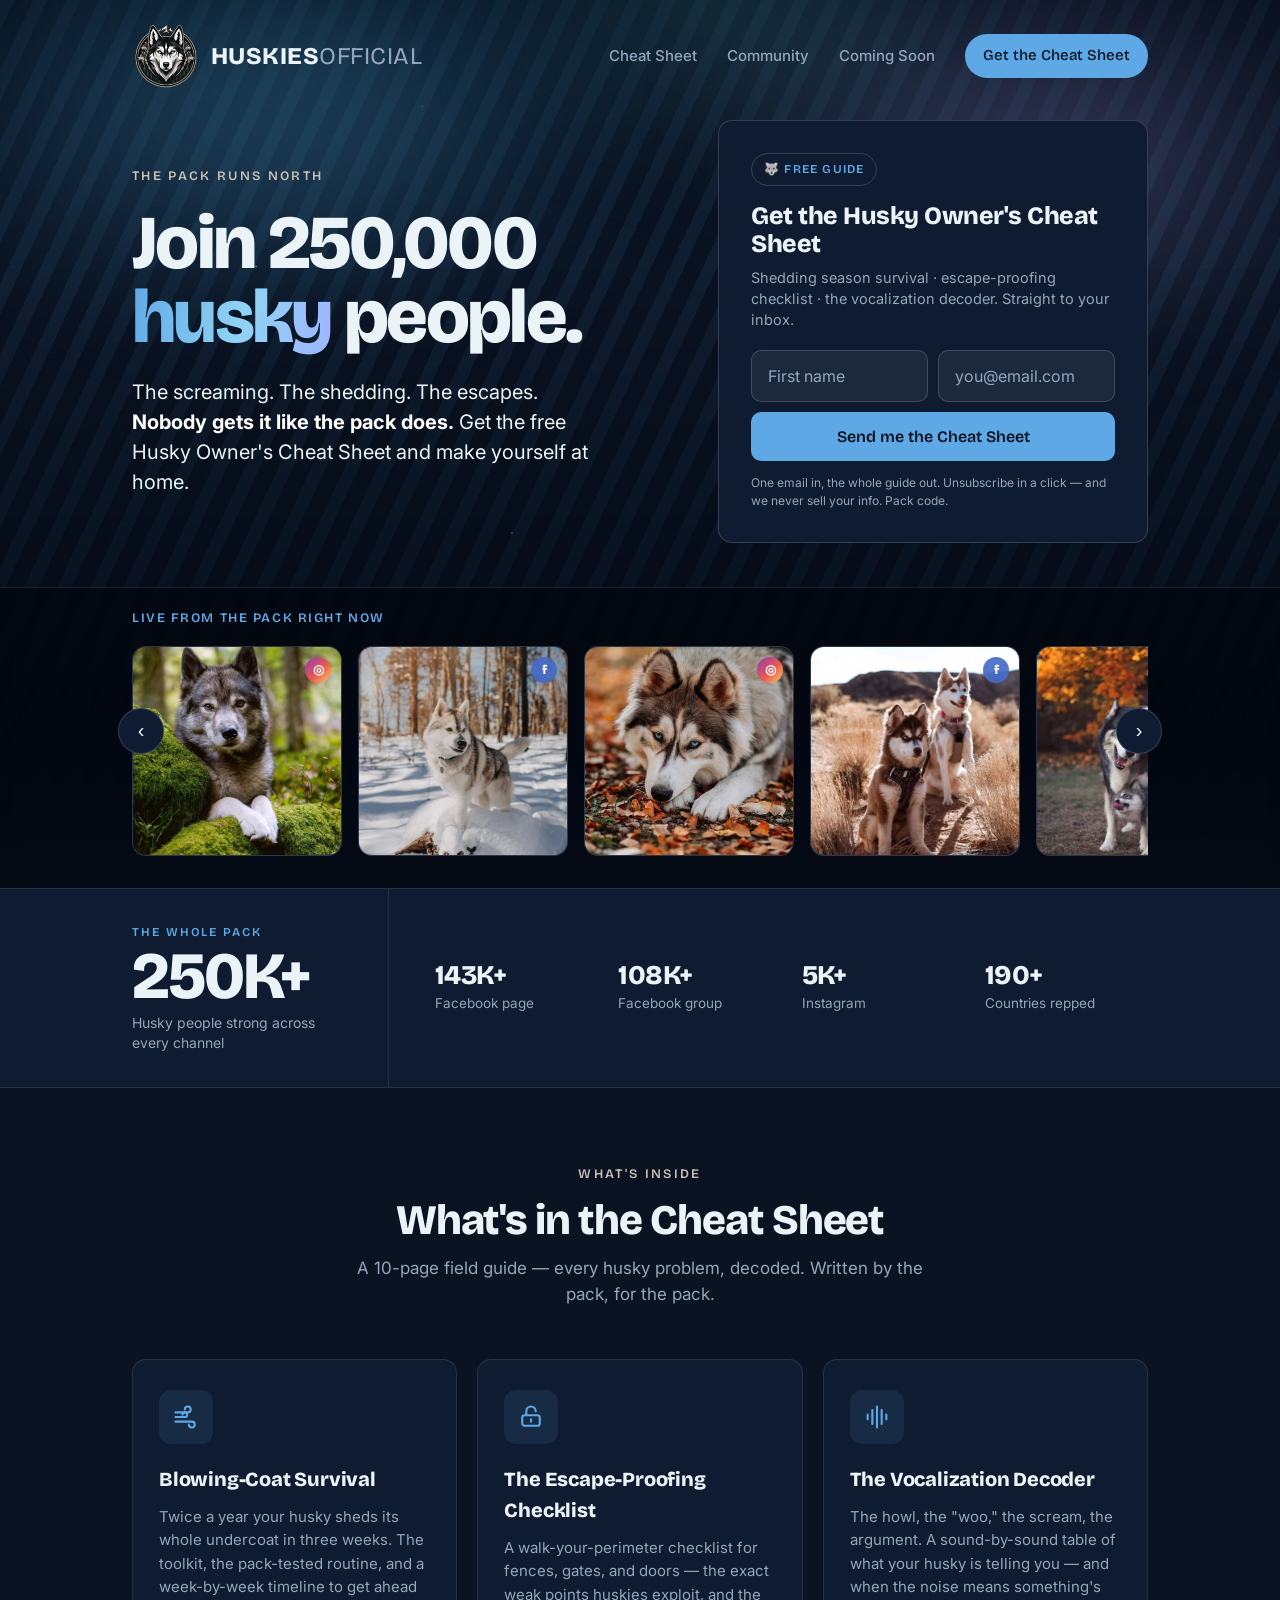
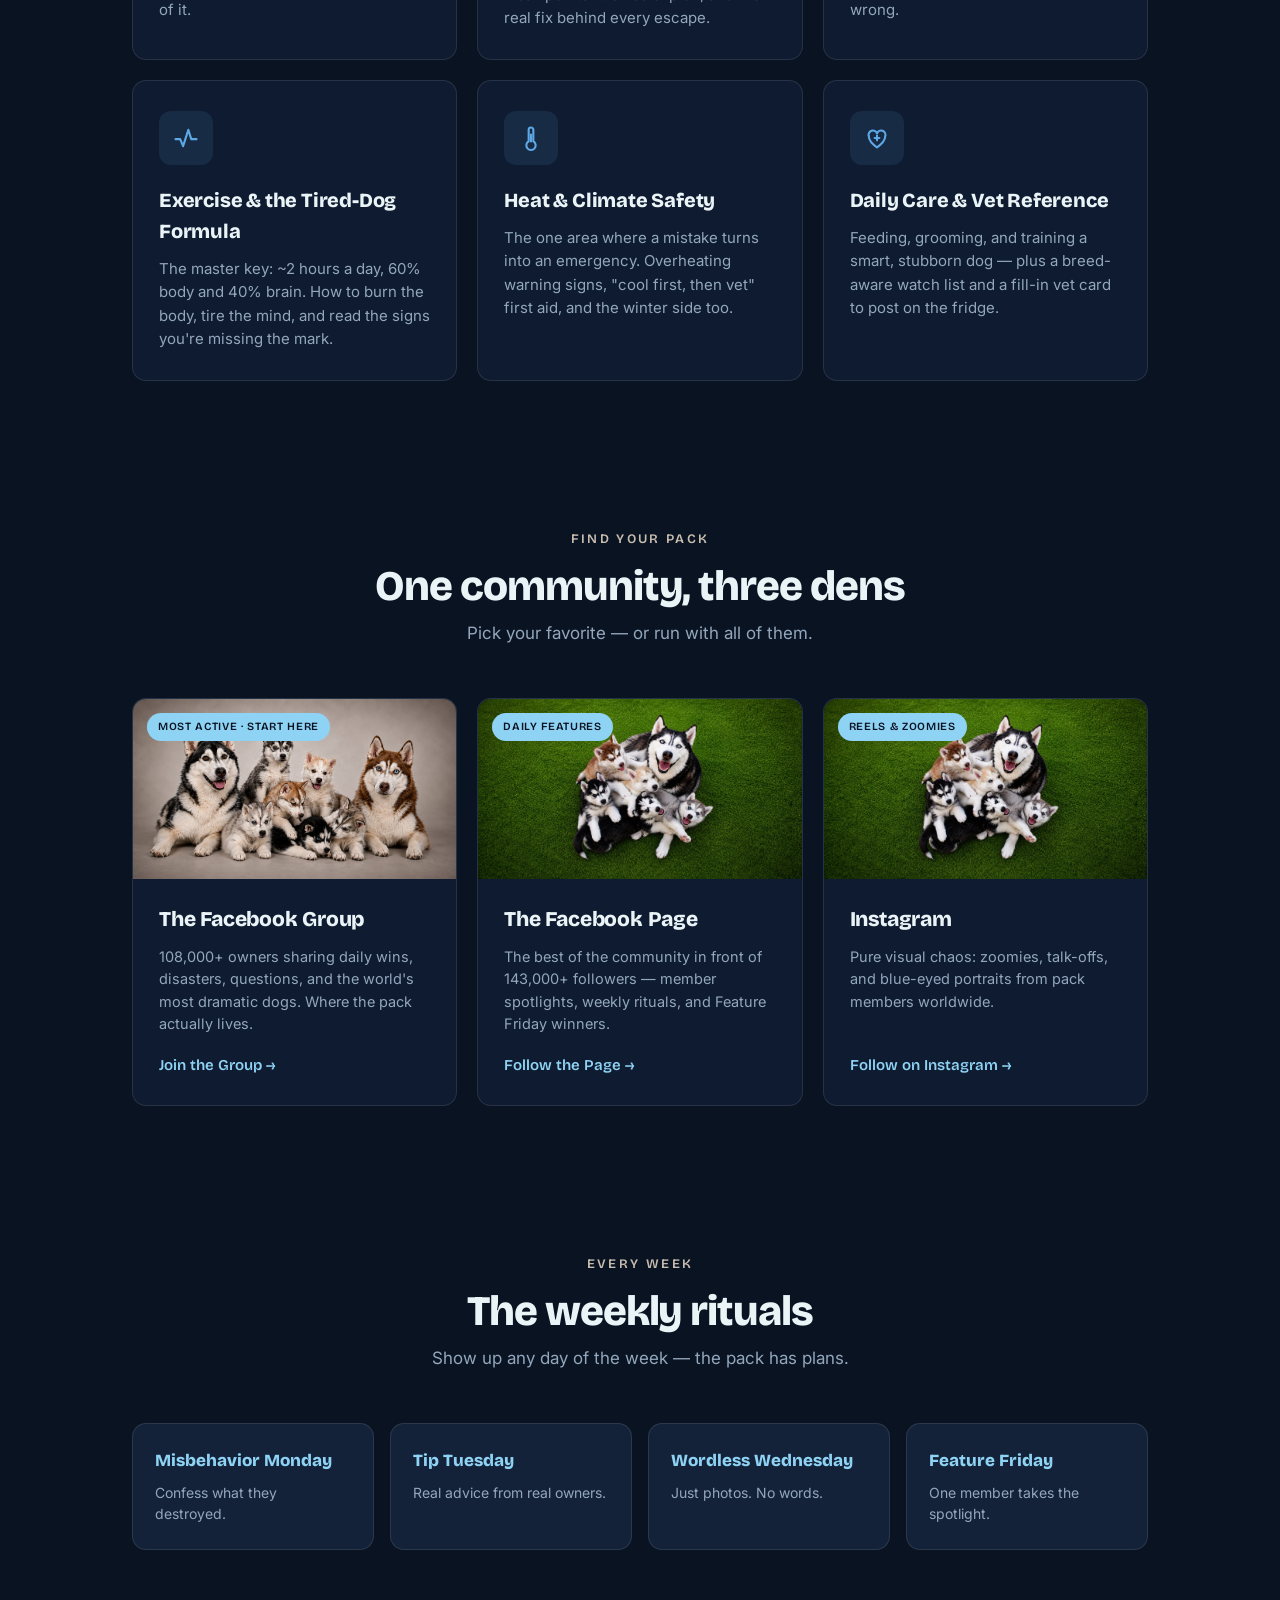
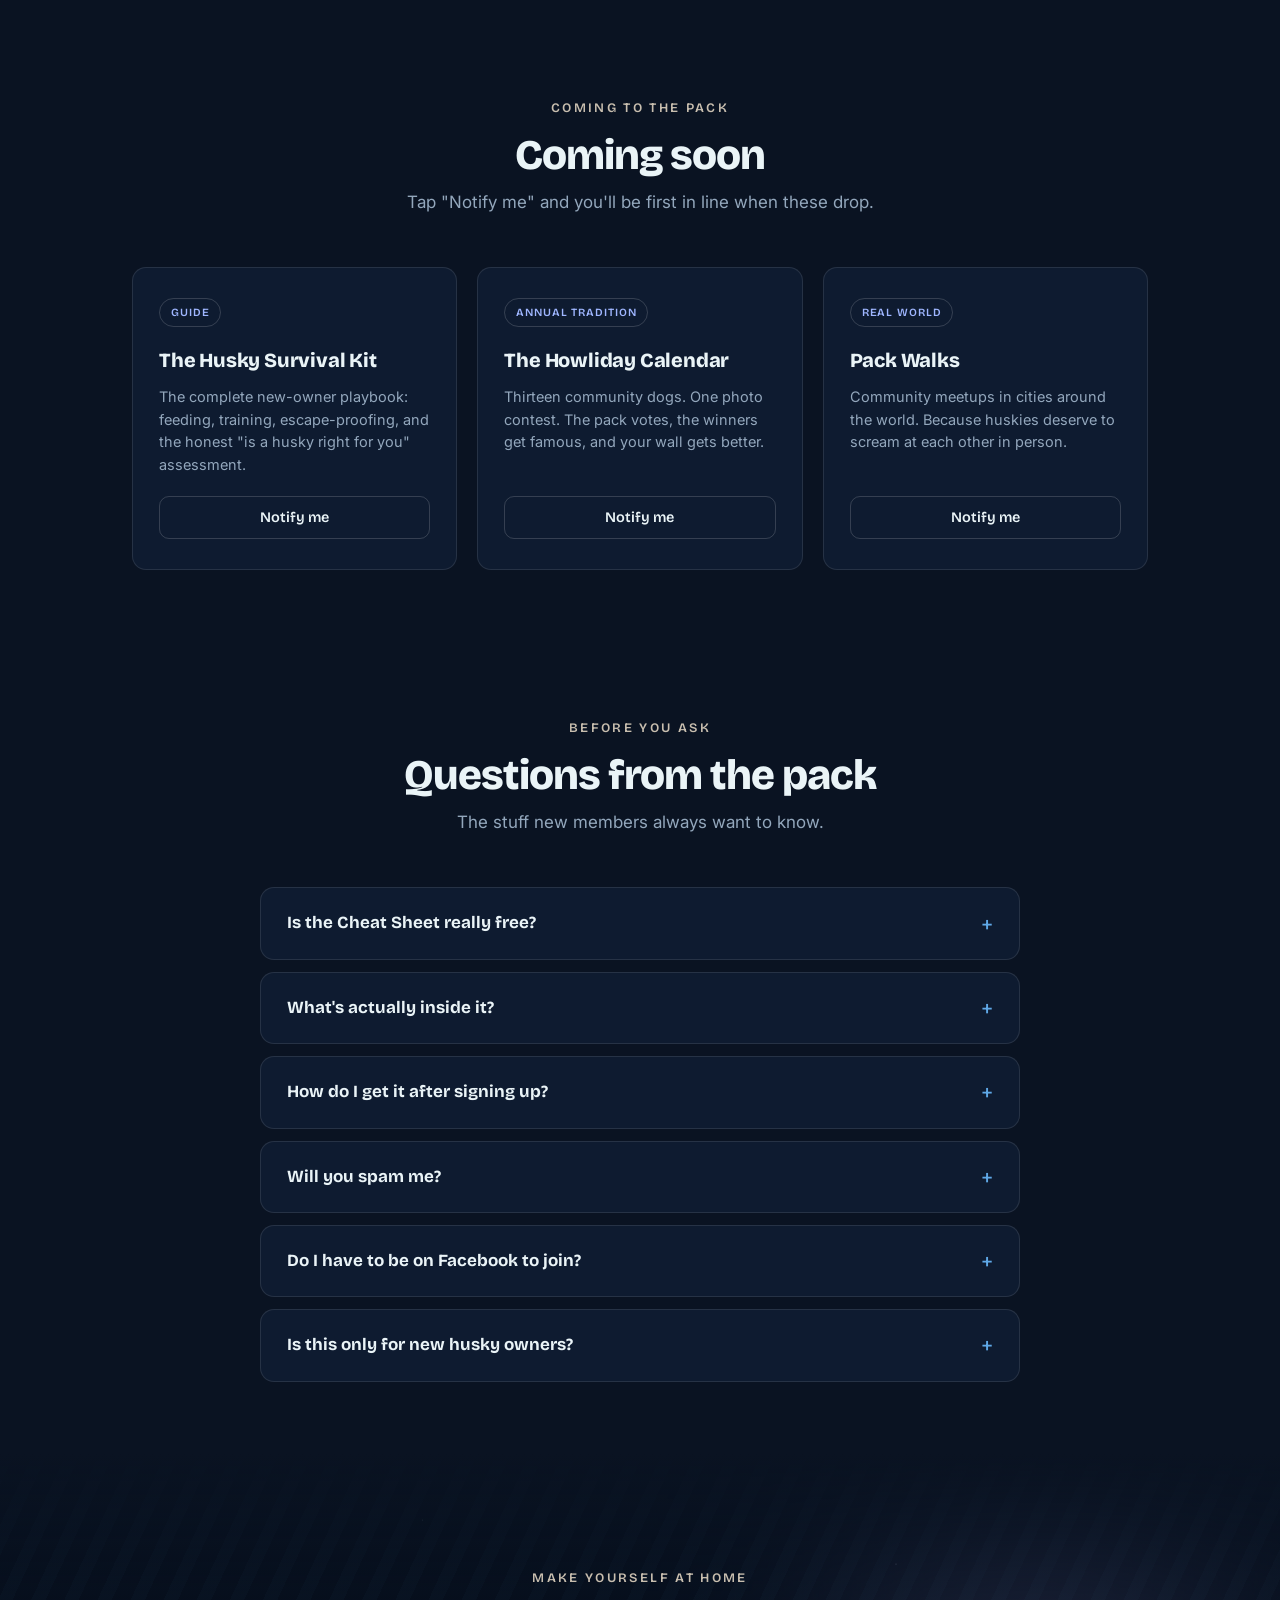
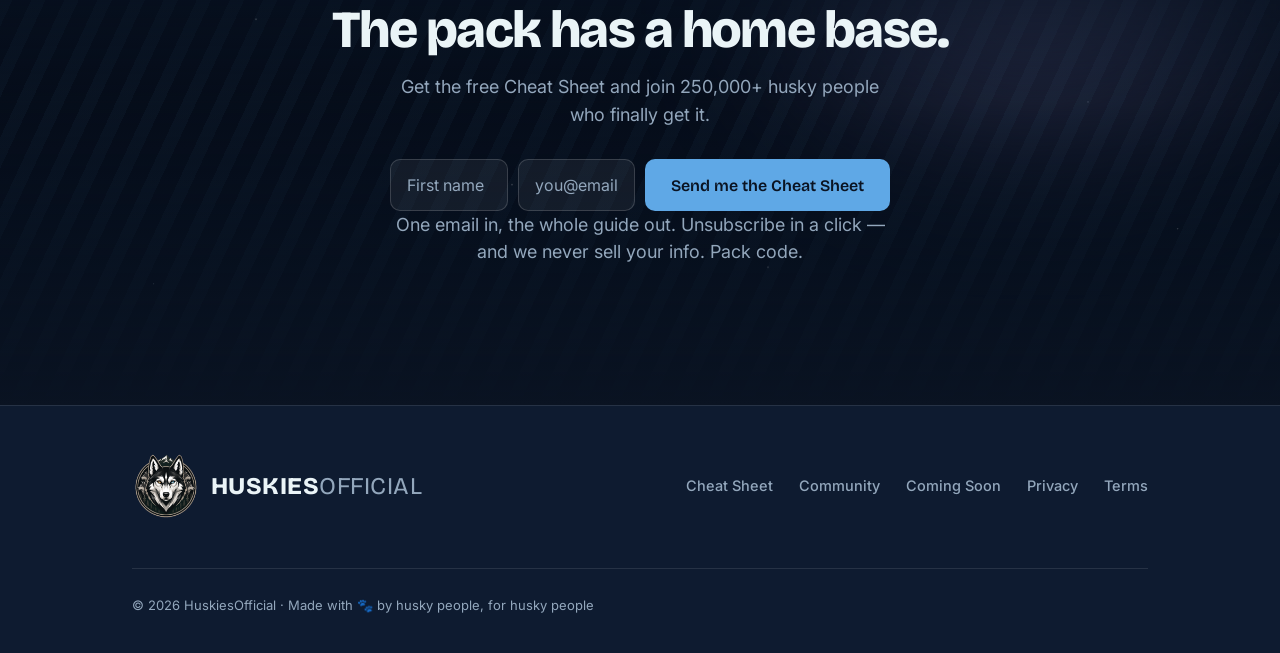
<file: index.html>
<!DOCTYPE html>
<html lang="en">
<head>
<!-- Google tag (gtag.js) -->
<script async src="https://www.googletagmanager.com/gtag/js?id=G-TGG1J96M3M"></script>
<script>
  window.dataLayer = window.dataLayer || [];
  function gtag(){dataLayer.push(arguments);}
  gtag('js', new Date());
  gtag('config', 'G-TGG1J96M3M');
</script>
<script async src="https://pagead2.googlesyndication.com/pagead/js/adsbygoogle.js?client=ca-pub-5479566920531745"
     crossorigin="anonymous"></script>
<meta charset="UTF-8" />
<meta name="viewport" content="width=device-width, initial-scale=1.0" />
<title>HuskiesOfficial — 250,000+ Husky People Strong</title>
<meta name="description" content="The world's largest Siberian Husky community. Join 250,000+ husky people and get the free Husky Owner's Cheat Sheet — shedding season, escape-proofing, and the vocalization decoder." />
<meta property="og:title" content="HuskiesOfficial — 250,000+ Husky People Strong" />
<meta property="og:description" content="The pack has a home base. Get the free Husky Owner's Cheat Sheet and join the world's largest husky community." />
<meta property="og:image" content="https://www.huskiesofficial.com/assets/og-image.jpg" />
<meta property="og:type" content="website" />
<meta property="og:url" content="https://www.huskiesofficial.com/" />
<meta name="twitter:card" content="summary_large_image" />
<meta name="twitter:site" content="@huskies_official" />
<meta name="twitter:creator" content="@huskies_official" />
<meta property="og:image:alt" content="HuskiesOfficial — 250,000+ husky people strong" />
<meta name="theme-color" content="#0A1322" />
<link rel="canonical" href="https://www.huskiesofficial.com/" />
<link rel="icon" href="assets/favicon.ico" />
<link rel="apple-touch-icon" href="assets/huskiesofficial-badge.png" />
<link rel="preconnect" href="https://fonts.googleapis.com" />
<link rel="preconnect" href="https://fonts.gstatic.com" crossorigin />
<link href="https://fonts.googleapis.com/css2?family=Bricolage+Grotesque:opsz,wght@12..96,400;12..96,600;12..96,800&family=Inter:wght@400;500;600&display=swap" rel="stylesheet" />
<link href="huskies.css" rel="stylesheet" />
<script type="application/ld+json">
{
  "@context": "https://schema.org",
  "@type": "Organization",
  "name": "HuskiesOfficial",
  "alternateName": "Huskies Official",
  "url": "https://www.huskiesofficial.com/",
  "logo": "https://www.huskiesofficial.com/assets/huskiesofficial-badge.png",
  "description": "The world's largest Siberian Husky community — 250,000+ husky people strong.",
  "email": "hello@huskiesofficial.com",
  "sameAs": [
    "https://facebook.com/HuskiesOfficial",
    "https://facebook.com/groups/huskyworldofficial",
    "https://instagram.com/huskies_official"
  ]
}
</script>
</head>
<body>

<a class="skip-link" href="#top">Skip to content</a>

<!-- NAV -->
<nav class="nav has-menu">
  <div class="wrap">
    <a href="#top" class="brand"><img class="brand-mark" src="assets/huskiesofficial-mark.png" alt="" /><span class="brand-text">HUSKIES<span class="official">OFFICIAL</span></span></a>
    <div class="nav-links">
      <a href="#cheatsheet">Cheat Sheet</a>
      <a href="#community">Community</a>
      <a href="#soon">Coming Soon</a>
      <a href="#join" class="nav-cta">Get the Cheat Sheet</a>
    </div>
    <button class="nav-toggle" id="navToggle" aria-label="Open menu" aria-expanded="false" aria-controls="mobileMenu"><span></span><span></span><span></span></button>
  </div>
  <div class="mobile-menu" id="mobileMenu" hidden>
    <a href="#cheatsheet">Cheat Sheet</a>
    <a href="#community">Community</a>
    <a href="#soon">Coming Soon</a>
    <a href="#join" class="nav-cta">Get the Cheat Sheet</a>
  </div>
</nav>

<!-- HERO with aurora signature -->
<header class="hero" id="top">
  <div class="sky">
    <div class="stars"></div>
    <div class="aurora a1"></div>
    <div class="aurora a2"></div>
    <div class="aurora a3"></div>
    <div class="zebra"></div>
  </div>
  <div class="hero-scrim"></div>
  <div class="hero-main">
  <div class="wrap">
    <div class="hero-copy">
      <span class="eyebrow">The pack runs north</span>
      <h1>Join 250,000<br /><span class="grad">husky</span> people.</h1>
      <p class="hero-lede">The screaming. The shedding. The escapes. <strong>Nobody gets it like the pack does.</strong> Get the free Husky Owner's Cheat Sheet and make yourself at home.</p>
    </div>
    <div class="capture" id="join">
      <span class="capture-badge">🐺 Free guide</span>
      <h2>Get the Husky Owner's Cheat Sheet</h2>
      <p class="capture-sub">Shedding season survival · escape-proofing checklist · the vocalization decoder. Straight to your inbox.</p>
      <form class="form" data-capture>
        <div class="form-row">
          <label class="visually-hidden" for="hero-fname">First name</label>
          <input class="input" id="hero-fname" type="text" name="first_name" placeholder="First name" autocomplete="given-name" required />
          <label class="visually-hidden" for="hero-email">Email address</label>
          <input class="input" id="hero-email" type="email" name="email" placeholder="you@email.com" autocomplete="email" required />
        </div>
        <div class="hp-field" aria-hidden="true"><label for="hero-hp">Leave this field empty</label><input id="hero-hp" type="text" name="hp_field" tabindex="-1" autocomplete="off" /></div>
        <input type="hidden" name="source" data-source value="hero" />
        <button class="btn" type="submit">Send me the Cheat Sheet</button>
      </form>
      <p class="capture-fine">One email in, the whole guide out. Unsubscribe in a click — and we never sell your info. Pack code.</p>
    </div>
  </div>
  </div>
  <div class="hero-band">
    <div class="wrap">
      <div class="striphead"><span class="t">Live from the pack right now</span></div>
      <div class="feed">
        <button class="feed-nav prev" data-feed-prev aria-label="Previous">‹</button>
        <div class="feed-track" id="feedTrack"></div>
        <button class="feed-nav next" data-feed-next aria-label="Next">›</button>
      </div>
    </div>
  </div>
</header>

<!-- STAT BAR -->
<section class="statbar">
  <div class="wrap">
    <div class="stat-lead">
      <span class="stat-eyebrow">The whole pack</span>
      <strong>250K+</strong>
      <span class="stat-lead-sub">Husky people strong across every channel</span>
    </div>
    <div class="stat-break">
      <div class="stat"><b>143K+</b><span>Facebook page</span></div>
      <div class="stat"><b>108K+</b><span>Facebook group</span></div>
      <div class="stat"><b>5K+</b><span>Instagram</span></div>
      <div class="stat"><b>190+</b><span>Countries repped</span></div>
    </div>
  </div>
</section>

<!-- CHEAT SHEET -->
<section class="section" id="cheatsheet">
  <div class="wrap">
    <div class="section-head">
      <span class="eyebrow">What's inside</span>
      <h2>What's in the Cheat Sheet</h2>
      <p>A 10-page field guide — every husky problem, decoded. Written by the pack, for the pack.</p>
    </div>
    <div class="cards-3">
      <div class="gcard"><div class="ic"><svg viewBox="0 0 24 24" fill="none" stroke-width="1.8" stroke-linecap="round" stroke-linejoin="round"><path d="M3 8h10.5a2.5 2.5 0 1 0-2.5-2.5"/><path d="M3 16h14a2.5 2.5 0 1 1-2.5 2.5"/><path d="M3 12h8a2 2 0 1 0-2-2"/></svg></div><h3>Blowing-Coat Survival</h3><p>Twice a year your husky sheds its whole undercoat in three weeks. The toolkit, the pack-tested routine, and a week-by-week timeline to get ahead of it.</p></div>
      <div class="gcard"><div class="ic"><svg viewBox="0 0 24 24" fill="none" stroke-width="1.8" stroke-linecap="round" stroke-linejoin="round"><rect x="4.5" y="10.5" width="15" height="9" rx="2"/><path d="M8 10.5V7a4 4 0 0 1 8 0"/><path d="M12 14v2"/></svg></div><h3>The Escape-Proofing Checklist</h3><p>A walk-your-perimeter checklist for fences, gates, and doors — the exact weak points huskies exploit, and the real fix behind every escape.</p></div>
      <div class="gcard"><div class="ic"><svg viewBox="0 0 24 24" fill="none" stroke-width="1.8" stroke-linecap="round" stroke-linejoin="round"><path d="M4 10v4M8 6v12M12 3v18M16 6v12M20 10v4"/></svg></div><h3>The Vocalization Decoder</h3><p>The howl, the "woo," the scream, the argument. A sound-by-sound table of what your husky is telling you — and when the noise means something's wrong.</p></div>
      <div class="gcard"><div class="ic"><svg viewBox="0 0 24 24" fill="none" stroke-width="1.8" stroke-linecap="round" stroke-linejoin="round"><path d="M3 13h4l2.5 6L14 5l2.5 8H21"/></svg></div><h3>Exercise & the Tired-Dog Formula</h3><p>The master key: ~2 hours a day, 60% body and 40% brain. How to burn the body, tire the mind, and read the signs you're missing the mark.</p></div>
      <div class="gcard"><div class="ic"><svg viewBox="0 0 24 24" fill="none" stroke-width="1.8" stroke-linecap="round" stroke-linejoin="round"><path d="M14 14.8V5a2 2 0 0 0-4 0v9.8a4 4 0 1 0 4 0z"/><path d="M12 15V9"/></svg></div><h3>Heat & Climate Safety</h3><p>The one area where a mistake turns into an emergency. Overheating warning signs, "cool first, then vet" first aid, and the winter side too.</p></div>
      <div class="gcard"><div class="ic"><svg viewBox="0 0 24 24" fill="none" stroke-width="1.8" stroke-linecap="round" stroke-linejoin="round"><path d="M12 20s-7-4.35-7-9.5A3.5 3.5 0 0 1 12 8a3.5 3.5 0 0 1 7 2.5c0 5.15-7 9.5-7 9.5z"/><path d="M12 10v4M10 12h4"/></svg></div><h3>Daily Care & Vet Reference</h3><p>Feeding, grooming, and training a smart, stubborn dog — plus a breed-aware watch list and a fill-in vet card to post on the fridge.</p></div>
    </div>
  </div>
</section>

<!-- FIND YOUR PACK -->
<section class="section" id="community">
  <div class="wrap">
    <div class="section-head">
      <span class="eyebrow">Find your pack</span>
      <h2>One community, three dens</h2>
      <p>Pick your favorite — or run with all of them.</p>
    </div>
    <div class="pack-grid">
      <div class="den">
        <span class="den-tag">Most active · start here</span>
        <div class="den-photo"><img src="assets/huskiesofficial-group-cover.jpg" alt="A husky family — two adults and six puppies — posed together" loading="lazy" decoding="async" style="object-position:center 50%" /></div>
        <div class="den-body"><h3>The Facebook Group</h3><p>108,000+ owners sharing daily wins, disasters, questions, and the world's most dramatic dogs. Where the pack actually lives.</p><a href="https://facebook.com/groups/huskyworldofficial" target="_blank" rel="noopener" class="den-link">Join the Group →</a></div>
      </div>
      <div class="den">
        <span class="den-tag">Daily features</span>
        <div class="den-photo"><img src="assets/huskiesofficial-profile-16x9.jpg" alt="A husky mom surrounded by her five puppies on green grass" loading="lazy" decoding="async" /></div>
        <div class="den-body"><h3>The Facebook Page</h3><p>The best of the community in front of 143,000+ followers — member spotlights, weekly rituals, and Feature Friday winners.</p><a href="https://facebook.com/HuskiesOfficial" target="_blank" rel="noopener" class="den-link">Follow the Page →</a></div>
      </div>
      <div class="den">
        <span class="den-tag">Reels & zoomies</span>
        <div class="den-photo"><img src="assets/huskiesofficial-profile-16x9.jpg" alt="Husky mom and puppies piled together on grass" loading="lazy" decoding="async" /></div>
        <div class="den-body"><h3>Instagram</h3><p>Pure visual chaos: zoomies, talk-offs, and blue-eyed portraits from pack members worldwide.</p><a href="https://instagram.com/huskies_official" target="_blank" rel="noopener" class="den-link">Follow on Instagram →</a></div>
      </div>
    </div>
  </div>
</section>

<!-- RITUALS -->
<section class="section" style="background:var(--night)">
  <div class="wrap">
    <div class="section-head">
      <span class="eyebrow">Every week</span>
      <h2>The weekly rituals</h2>
      <p>Show up any day of the week — the pack has plans.</p>
    </div>
    <div class="ritual-grid">
      <div class="ritual"><div class="day">Misbehavior Monday</div><p>Confess what they destroyed.</p></div>
      <div class="ritual"><div class="day">Tip Tuesday</div><p>Real advice from real owners.</p></div>
      <div class="ritual"><div class="day">Wordless Wednesday</div><p>Just photos. No words.</p></div>
      <div class="ritual"><div class="day">Feature Friday</div><p>One member takes the spotlight.</p></div>
    </div>
  </div>
</section>

<!-- COMING SOON -->
<section class="section" id="soon">
  <div class="wrap">
    <div class="section-head">
      <span class="eyebrow">Coming to the pack</span>
      <h2>Coming soon</h2>
      <p>Tap "Notify me" and you'll be first in line when these drop.</p>
    </div>
    <div class="soon-grid">
      <div class="soon"><span class="tag">Guide</span><h3>The Husky Survival Kit</h3><p>The complete new-owner playbook: feeding, training, escape-proofing, and the honest "is a husky right for you" assessment.</p><button class="notify" data-notify data-product="survival-kit">Notify me</button></div>
      <div class="soon"><span class="tag">Annual tradition</span><h3>The Howliday Calendar</h3><p>Thirteen community dogs. One photo contest. The pack votes, the winners get famous, and your wall gets better.</p><button class="notify" data-notify data-product="howliday-calendar">Notify me</button></div>
      <div class="soon"><span class="tag">Real world</span><h3>Pack Walks</h3><p>Community meetups in cities around the world. Because huskies deserve to scream at each other in person.</p><button class="notify" data-notify data-product="pack-walks">Notify me</button></div>
    </div>
  </div>
</section>

<!-- GEAR (dormant — activate via body.affiliate-on) -->
<section class="section gear" id="gear">
  <div class="wrap">
    <div class="section-head">
      <span class="eyebrow">Pack-tested</span>
      <h2>Gear the pack trusts</h2>
      <p>The stuff that actually survives a husky — recommended by owners, not ads.</p>
    </div>
    <div class="gear-grid">
      <div class="gitem"><div class="gitem-photo ph"><span class="ph-label">deshedding tool photo</span></div><div class="gitem-body"><h3>Deshedding Tool</h3><p>The community's top pick for blowing-coat season. Your vacuum will thank you.</p><a href="#" class="den-link">See the pick →</a></div></div>
      <div class="gitem"><div class="gitem-photo ph"><span class="ph-label">GPS collar photo</span></div><div class="gitem-body"><h3>GPS Tracking Collar</h3><p>For the breed that treats fences as suggestions. Know where your escape artist is, always.</p><a href="#" class="den-link">See the pick →</a></div></div>
      <div class="gitem"><div class="gitem-photo ph"><span class="ph-label">cooling mat photo</span></div><div class="gitem-body"><h3>Cooling Mat</h3><p>Arctic dogs, summer weather. The mat owners say their huskies actually use.</p><a href="#" class="den-link">See the pick →</a></div></div>
    </div>
    <p class="gear-note">Some links above are affiliate links — the pack earns a small commission at no cost to you. We only recommend gear our community actually uses.</p>
  </div>
</section>

<!-- FAQ -->
<section class="section" id="faq">
  <div class="wrap">
    <div class="section-head">
      <span class="eyebrow">Before you ask</span>
      <h2>Questions from the pack</h2>
      <p>The stuff new members always want to know.</p>
    </div>
    <div class="faq-list">
      <details class="faq"><summary>Is the Cheat Sheet really free?</summary><div class="faq-a">Completely. No cost, no trial, no card. Enter your name and email and the whole 10-page field guide is yours — our way of welcoming you to the pack.</div></details>
      <details class="faq"><summary>What's actually inside it?</summary><div class="faq-a">A 10-page guide covering blowing-coat survival, escape-proofing, the vocalization decoder, the exercise formula, heat &amp; climate safety, and daily care with a fill-in vet quick-reference — all drawn from our community and reputable veterinary sources.</div></details>
      <details class="faq"><summary>How do I get it after signing up?</summary><div class="faq-a">Check your inbox for a confirmation email and click to confirm (this keeps bots out). The moment you do, your Cheat Sheet PDF lands in your inbox to download and keep.</div></details>
      <details class="faq"><summary>Will you spam me?</summary><div class="faq-a">Never. You'll get the guide plus the occasional genuinely useful email from the pack — tips, new resources, community highlights. Unsubscribe in one click anytime, and we never sell or share your info.</div></details>
      <details class="faq"><summary>Do I have to be on Facebook to join?</summary><div class="faq-a">Not at all. The Cheat Sheet comes by email. Our Facebook group, page, and Instagram are there if you want the day-to-day community — but they're entirely optional.</div></details>
      <details class="faq"><summary>Is this only for new husky owners?</summary><div class="faq-a">Both. The guide reframes the basics for first-timers and still surprises seasoned owners — especially the escape-proofing checklist and the vocalization decoder.</div></details>
    </div>
  </div>
</section>

<!-- FINAL CTA -->
<section class="finalcta">
  <div class="sky"><div class="stars"></div><div class="aurora a2"></div><div class="zebra"></div></div>
  <div class="finalcta-scrim"></div>
  <div class="wrap">
    <span class="eyebrow">Make yourself at home</span>
    <h2 style="margin-top:16px">The pack has a home base.</h2>
    <p>Get the free Cheat Sheet and join 250,000+ husky people who finally get it.</p>
    <form class="form" data-capture>
      <div class="form-row">
        <label class="visually-hidden" for="foot-fname">First name</label>
        <input class="input" id="foot-fname" type="text" name="first_name" placeholder="First name" autocomplete="given-name" required />
        <label class="visually-hidden" for="foot-email">Email address</label>
        <input class="input" id="foot-email" type="email" name="email" placeholder="you@email.com" autocomplete="email" required />
      </div>
      <div class="hp-field" aria-hidden="true"><label for="foot-hp">Leave this field empty</label><input id="foot-hp" type="text" name="hp_field" tabindex="-1" autocomplete="off" /></div>
      <input type="hidden" name="source" data-source value="footer" />
      <button class="btn" type="submit">Send me the Cheat Sheet</button>
    </form>
    <p class="capture-fine">One email in, the whole guide out. Unsubscribe in a click — and we never sell your info. Pack code.</p>
  </div>
</section>

<!-- FOOTER -->
<footer class="footer">
  <div class="wrap">
    <a href="#top" class="brand"><img class="brand-mark" src="assets/huskiesofficial-mark.png" alt="" loading="lazy" decoding="async" /><span class="brand-text">HUSKIES<span class="official">OFFICIAL</span></span></a>
    <div class="footer-nav">
      <a href="#cheatsheet">Cheat Sheet</a>
      <a href="#community">Community</a>
      <a href="#soon">Coming Soon</a>
      <a href="Privacy-Policy.html">Privacy</a>
      <a href="Terms-of-Service.html">Terms</a>
    </div>
    <div class="footer-copy">© 2026 HuskiesOfficial · Made with 🐾 by husky people, for husky people</div>
  </div>
</footer>

<script>
// Scroll-reveal — fade/slide sections in as they enter view (motion-safe)
(function(){
  if(window.matchMedia&&window.matchMedia('(prefers-reduced-motion: reduce)').matches)return;
  if(!('IntersectionObserver'in window))return;
  var els=document.querySelectorAll('.section-head,.cards-3,.pack-grid,.ritual-grid,.soon-grid,.faq-list,.finalcta .wrap');
  if(!els.length)return;
  document.body.classList.add('reveal-on');
  els.forEach(function(el){el.setAttribute('data-reveal','');});
  var io=new IntersectionObserver(function(entries){
    entries.forEach(function(e){if(e.isIntersecting){e.target.classList.add('in');io.unobserve(e.target);}});
  },{threshold:0.12,rootMargin:'0px 0px -8% 0px'});
  els.forEach(function(el){io.observe(el);});
})();

// Sticky nav — solid/blur background once scrolled past the hero top
(function(){
  var nav=document.querySelector('.nav');
  if(!nav)return;
  var onScroll=function(){nav.classList.toggle('scrolled',window.scrollY>40);};
  onScroll();
  window.addEventListener('scroll',onScroll,{passive:true});
})();

// Mobile hamburger menu
(function(){
  var btn=document.getElementById('navToggle'),menu=document.getElementById('mobileMenu');
  if(!btn||!menu)return;
  function setOpen(open){
    btn.setAttribute('aria-expanded',open?'true':'false');
    btn.setAttribute('aria-label',open?'Close menu':'Open menu');
    menu.classList.toggle('open',open);
    if(open)menu.removeAttribute('hidden');else menu.setAttribute('hidden','');
  }
  btn.addEventListener('click',function(){setOpen(btn.getAttribute('aria-expanded')!=='true');});
  menu.querySelectorAll('a').forEach(function(a){a.addEventListener('click',function(){setOpen(false);});});
  document.addEventListener('keydown',function(e){if(e.key==='Escape')setOpen(false);});
})();

// Channel attribution — tag every subscriber by source (?utm_source=fbgroup/fbpage/ig)
(function(){
  var src=new URLSearchParams(location.search).get('utm_source');
  if(src){document.querySelectorAll('[data-source]').forEach(function(f){f.value=src});}
})();

/* ===== Kit (ConvertKit) signup =====
   Paste your Kit form's numeric ID below. Find it in Kit:
   Grow → Landing Pages & Forms → open your form → Embed → the number in
   the HTML action URL  https://app.kit.com/forms/XXXXXXX/subscriptions
   The PDF cheat sheet is delivered by Kit's Incentive email (set it under
   the form's Settings → Incentive), so no file handling is needed here. */
var KIT_FORM_ID='9690218';

document.querySelectorAll('form[data-capture]').forEach(function(form){
  form.addEventListener('submit',function(e){
    e.preventDefault();
    var input=form.querySelector('input[name="email"]');
    var nameInput=form.querySelector('input[name="first_name"]');
    var btn=form.querySelector('button[type="submit"]');
    var email=input.value.trim();
    var firstName=nameInput?nameInput.value.trim():'';
    var hp=form.querySelector('[name="hp_field"]');
    form.querySelectorAll('.form-err').forEach(function(n){n.remove();});
    // Honeypot: real people never fill this hidden field — bots do. Fake success, send nothing.
    if(hp&&hp.value){showSuccess();return;}
    function showFieldError(msg,field){
      form.insertAdjacentHTML('beforeend','<p class="form-err">'+msg+'</p>');
      field.focus();
    }
    if(!firstName){showFieldError('Enter your first name.',nameInput);return;}
    if(!/.+@.+\..+/.test(email)){showFieldError('Enter a valid email address.',input);return;}

    function showSuccess(){
      form.insertAdjacentHTML('afterend','<div class="success" role="status" aria-live="polite"><span class="check">✓</span><div><strong>Welcome to the pack!</strong><p>Check your inbox and confirm your email — your Cheat Sheet arrives the moment you do.</p></div></div>');
      form.remove();
    }
    function showError(){
      btn.disabled=false;btn.textContent=btnLabel;
      form.insertAdjacentHTML('beforeend','<p class="form-err">Something went wrong — please try again.</p>');
    }

    var btnLabel=btn.textContent;
    btn.disabled=true;btn.textContent='Joining…';

    // If the form ID hasn't been set yet, don't fire a broken request —
    // just show the success state so the page is demoable.
    if(KIT_FORM_ID==='REPLACE_WITH_YOUR_KIT_FORM_ID'){showSuccess();return;}

    var source=form.querySelector('[data-source]');
    fetch('https://app.kit.com/forms/'+KIT_FORM_ID+'/subscriptions',{
      method:'POST',
      headers:{'Content-Type':'application/json','Accept':'application/json'},
      body:JSON.stringify({email_address:email,first_name:firstName,fields:{source:source?source.value:'direct'}})
    })
    .then(function(r){return r.ok?r.json():Promise.reject();})
    .then(function(){
      if(window.gtag)gtag('event','generate_lead',{source:source?source.value:'direct'});
      showSuccess();
    })
    .catch(showError);
  });
});
document.querySelectorAll('[data-notify]').forEach(function(btn){
  btn.addEventListener('click',function(){
    var product=btn.getAttribute('data-product')||'product';
    if(window.gtag)gtag('event','notify_signup',{product:product});
    var join=document.getElementById('join');
    var src=join&&join.querySelector('[data-source]');
    if(src)src.value='notify-'+product;
    if(join){
      join.scrollIntoView({behavior:'smooth',block:'center'});
      join.classList.add('flash');
      setTimeout(function(){join.classList.remove('flash');},1400);
      var fn=join.querySelector('input[name="first_name"]');
      if(fn)setTimeout(function(){fn.focus();},650);
    }
    btn.textContent='Add your email above ↑';
    btn.classList.add('on');
  });
});

/* ============ COMMUNITY FEED (filmstrip carousel) ============
   Reads /feed.json — an array your backend/widget refreshes:
     [{ image, thumb, permalink, caption, source:"fb"|"ig", likes }, ...]
   Perf rules baked in:
     • MAX caps how many render (feed can grow forever; page won't)
     • uses `thumb` (small) when present, never the full-res `image`
     • loading="lazy" + decoding="async" + fixed aspect-ratio (no CLS)
   Falls back to sample tiles when feed.json is absent/empty. */
(function(){
  var MAX=15;
  var track=document.getElementById('feedTrack');
  if(!track)return;
  var glyph=function(s){return s==='ig'?'◎':'f';};

  var SAMPLE=[
    {label:'zoomies at 3pm',caption:'When the zoomies hit at 3pm sharp 🌪️',source:'ig',likes:'4.2k'},
    {label:'first snow',caption:'First snow. Absolute euphoria.',source:'fb',likes:'8.9k'},
    {label:'the talk-off',caption:'He will NOT let me have the last word.',source:'ig',likes:'6.1k'},
    {label:'blue eyes',caption:'Those eyes should be illegal 👀',source:'fb',likes:'12k'},
    {label:'puppy pile',caption:'Sunday morning puppy pile 🐾',source:'ig',likes:'5.5k'},
    {label:'escape artist',caption:'Caught mid-escape. Again.',source:'fb',likes:'3.8k'},
    {label:'sploot',caption:'Full sploot, zero regrets.',source:'ig',likes:'7.3k'},
    {label:'howl choir',caption:'The 6am neighborhood howl choir.',source:'fb',likes:'9.4k'}
  ];

  function esc(s){return (s||'').replace(/[&<>"]/g,function(c){return{'&':'&amp;','<':'&lt;','>':'&gt;','"':'&quot;'}[c];});}

  function card(p){
    var media=p.image||p.thumb
      ? '<img src="'+esc(p.thumb||p.image)+'" alt="'+esc(p.caption||'Community post')+'" loading="lazy" decoding="async" width="258" height="258" />'
      : '<span class="lbl">'+esc(p.label||'post')+'<br>[ '+(p.source||'fb').toUpperCase()+' image ]</span>';
    var likes=p.likes?'<div class="fpost-likes">♥ '+esc(''+p.likes)+'</div>':'';
    return '<a class="fpost" href="'+esc(p.permalink||'#')+'"'+(p.permalink?' target="_blank" rel="noopener"':'')+'>'
      +'<div class="fpost-img">'+media+'<span class="fsrc '+(p.source||'fb')+'">'+glyph(p.source)+'</span></div>'
      +'<div class="fpost-cap">'+esc(p.caption||'')+likes+'</div></a>';
  }

  function render(posts){
    track.innerHTML=posts.slice(0,MAX).map(card).join('');
  }

  // step = card width (210 in the docked band) + gap (16)
  var step=226;
  var next=document.querySelector('[data-feed-next]'),prev=document.querySelector('[data-feed-prev]');
  if(next)next.onclick=function(){
    if(track.scrollLeft+track.clientWidth>=track.scrollWidth-4)track.scrollTo({left:0,behavior:'smooth'});
    else track.scrollBy({left:step*2,behavior:'smooth'});
  };
  if(prev)prev.onclick=function(){track.scrollBy({left:-step*2,behavior:'smooth'});};

  var timer;
  function autoplay(){
    if(window.matchMedia&&window.matchMedia('(prefers-reduced-motion: reduce)').matches)return;
    timer=setInterval(function(){
      if(document.hidden)return;
      if(track.scrollLeft+track.clientWidth>=track.scrollWidth-4)track.scrollTo({left:0,behavior:'smooth'});
      else track.scrollBy({left:step,behavior:'smooth'});
    },3400);
  }
  ['mouseenter','touchstart','pointerdown'].forEach(function(ev){
    track.addEventListener(ev,function(){clearInterval(timer);},{passive:true});
  });

  fetch('feed.json',{cache:'no-store'})
    .then(function(r){return r.ok?r.json():Promise.reject();})
    .then(function(data){
      var posts=(Array.isArray(data)?data:(data&&data.posts)||[]).filter(function(p){return p&&(p.image||p.thumb);});
      render(posts.length?posts:SAMPLE);
    })
    .catch(function(){render(SAMPLE);})
    .finally(autoplay);
})();
</script>
</body>
</html>
</file>
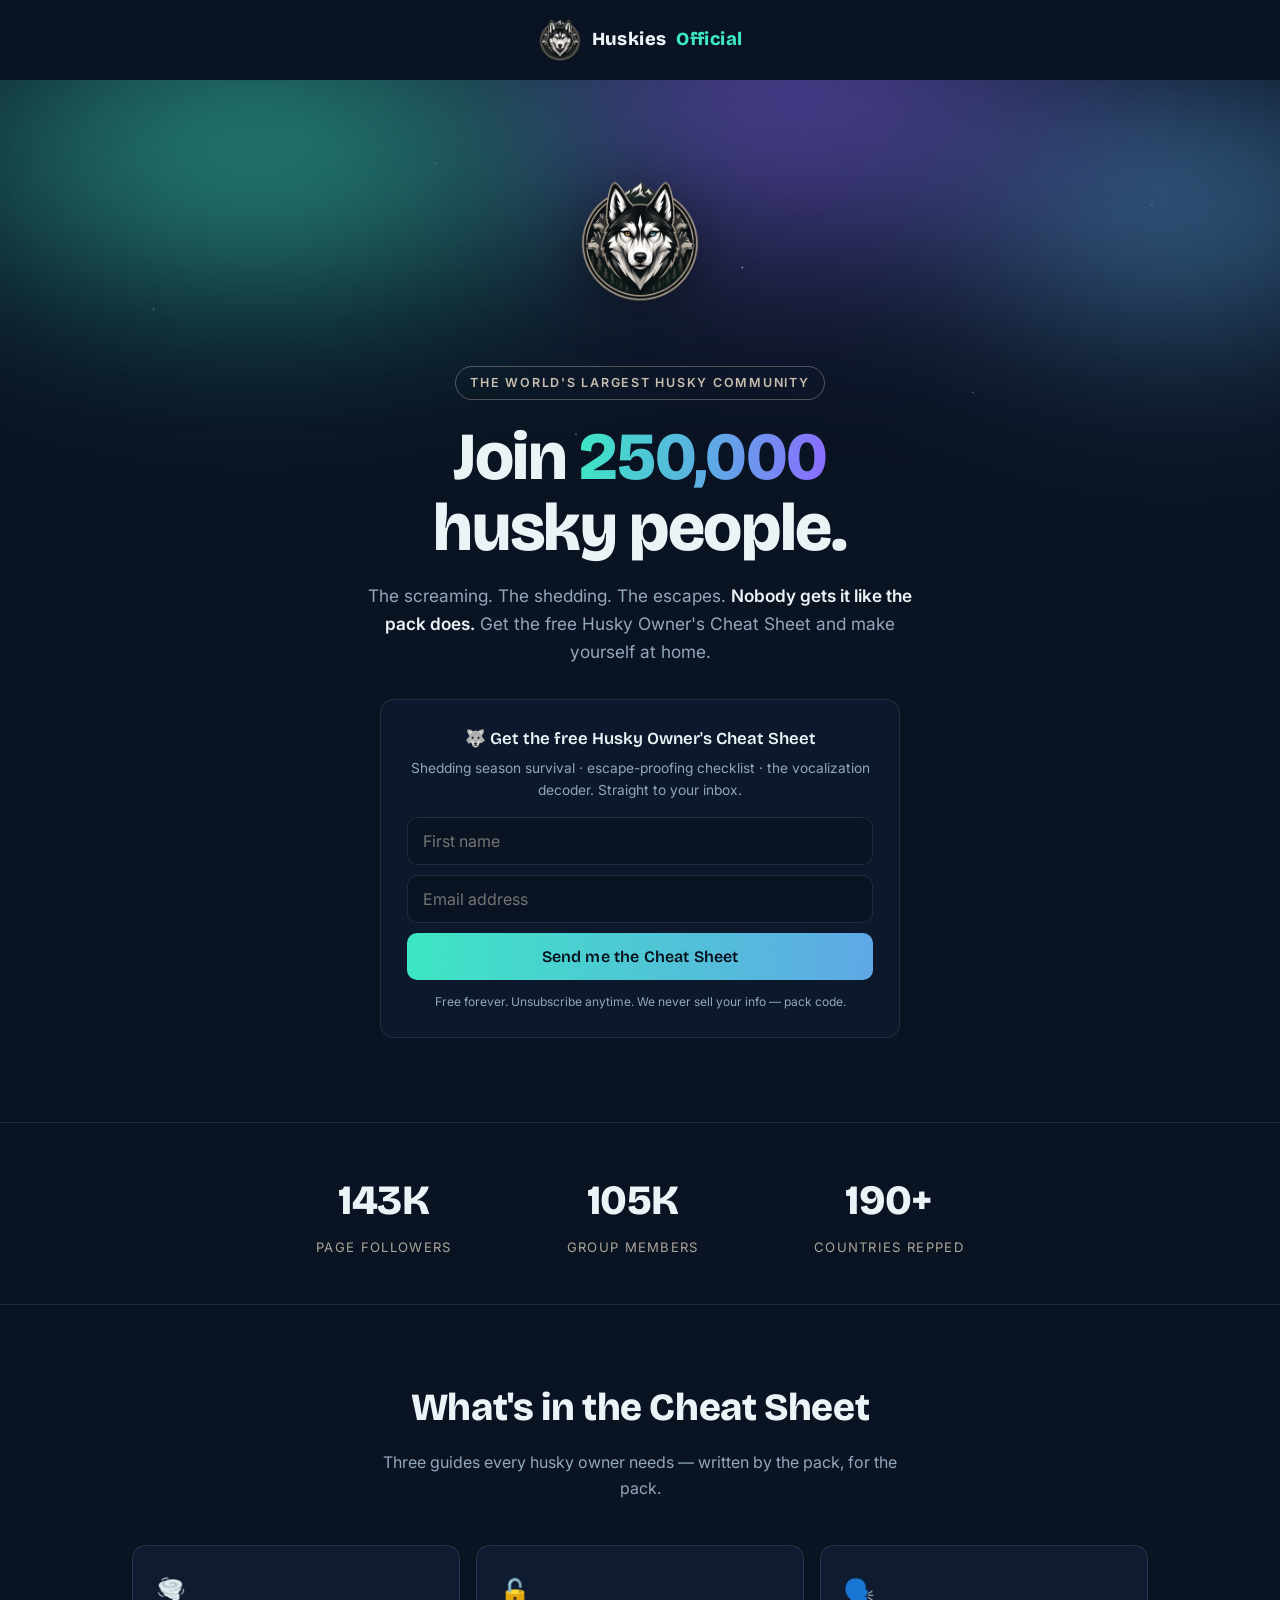
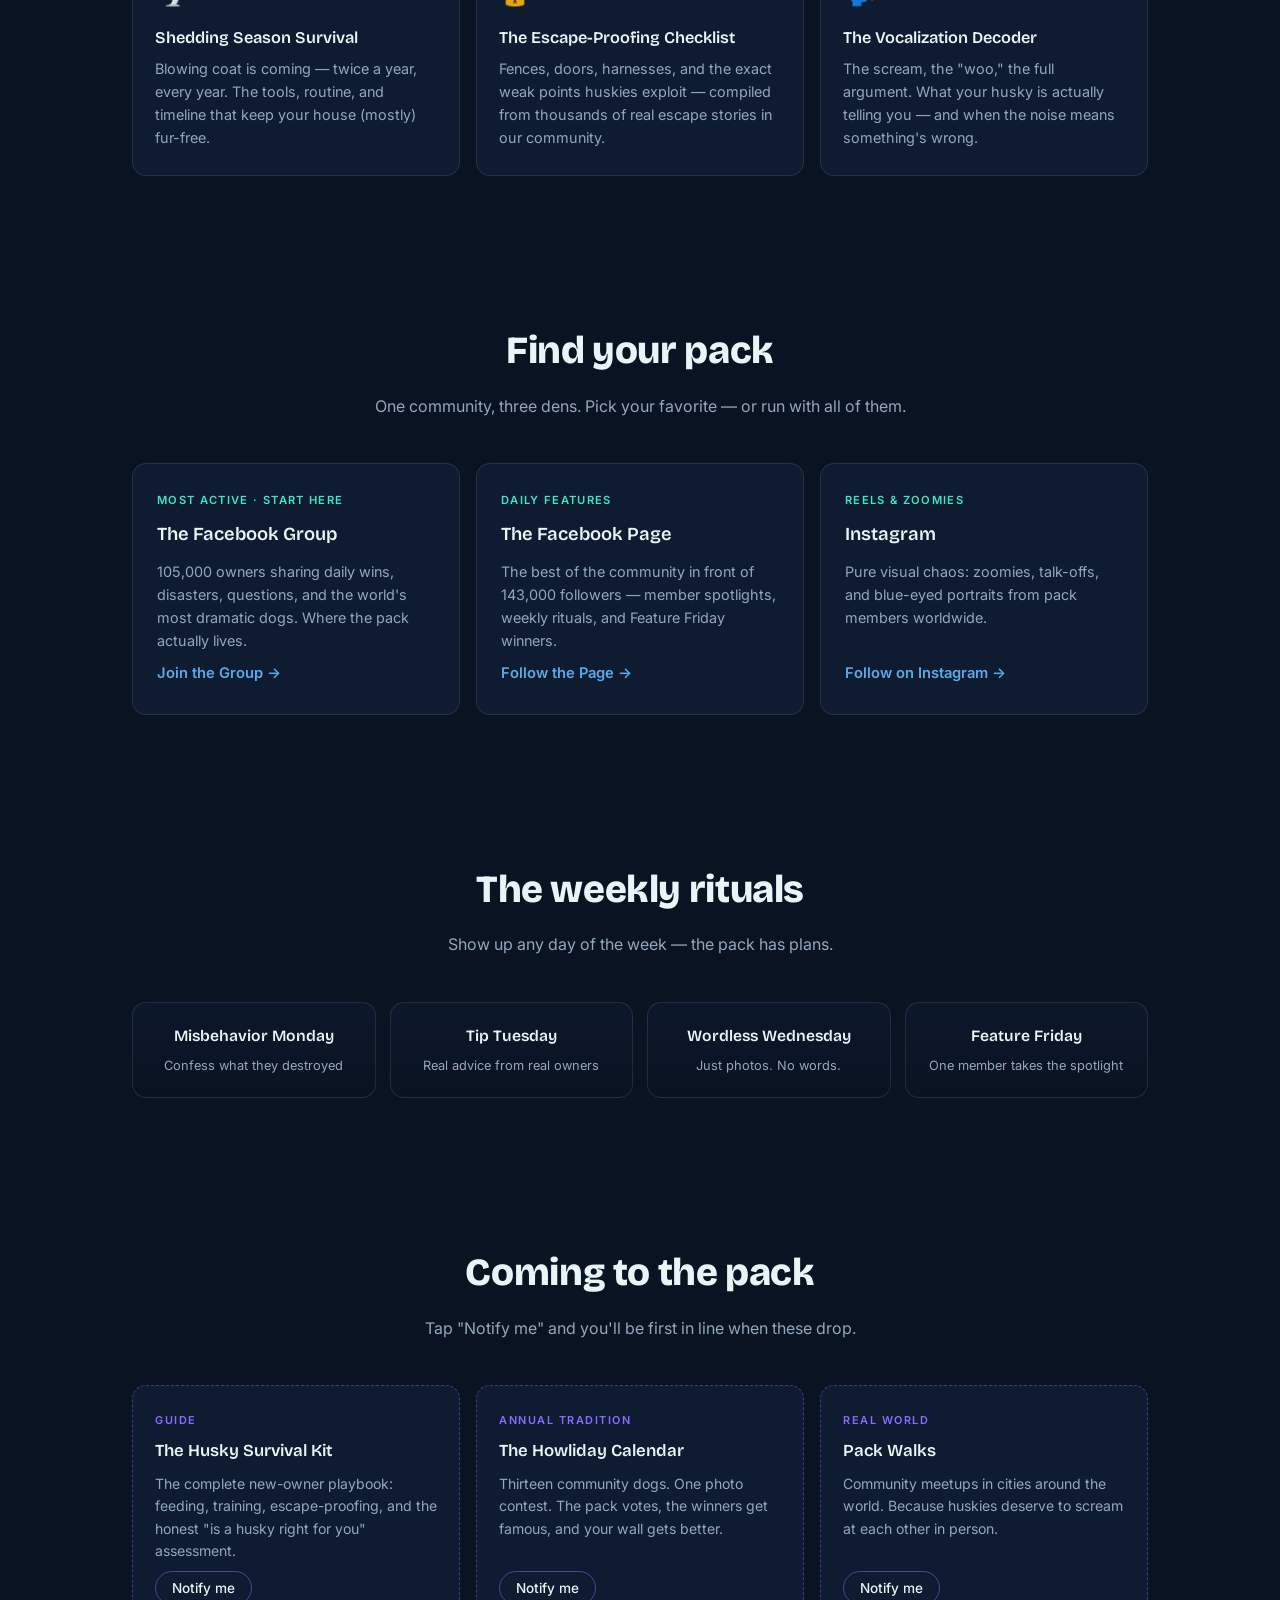
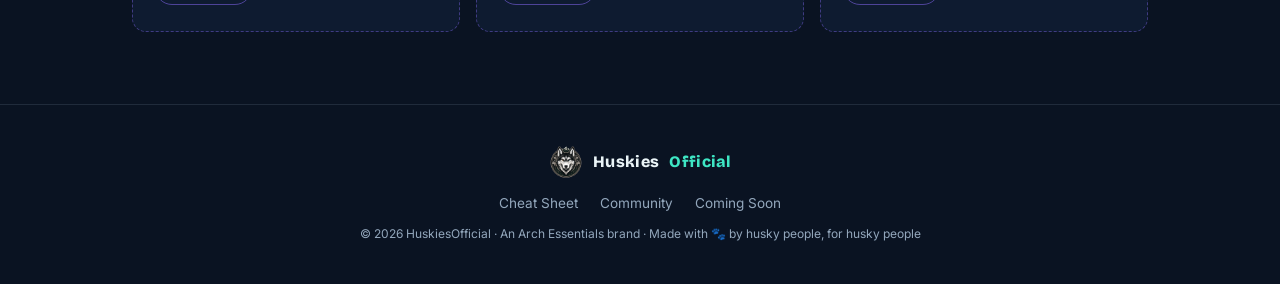
<file: huskiesofficial-landing.html>
<!DOCTYPE html>
<html lang="en">
<head>
<meta charset="UTF-8">
<meta name="viewport" content="width=device-width, initial-scale=1.0">

<!-- ============================================================
     HUSKIESOFFICIAL — MONETIZATION-READY LANDING PAGE
     Single conversion goal: email capture via lead magnet.
     Dormant modules included for future activation (see TODOs).
     ============================================================ -->

<title>HuskiesOfficial — 250,000 Husky People Strong</title>
<meta name="description" content="The world's largest Siberian Husky community. Join 250,000 husky people and get the free Husky Owner's Cheat Sheet — shedding season, escape-proofing, and the vocalization decoder.">

<!-- ===== OPEN GRAPH / SOCIAL PREVIEW (this is your recurring ad unit in the Group) ===== -->
<meta property="og:type" content="website">
<meta property="og:url" content="https://www.huskiesofficial.com/">
<meta property="og:title" content="HuskiesOfficial — 250,000 Husky People Strong">
<meta property="og:description" content="The pack has a home base. Get the free Husky Owner's Cheat Sheet and join the world's largest husky community.">
<!-- TODO: Create a 1200x630 OG image (aurora + husky + "250,000 STRONG") and upload as /og-image.jpg -->
<meta property="og:image" content="https://www.huskiesofficial.com/og-image.jpg">
<meta name="twitter:card" content="summary_large_image">

<!-- ===== FAVICONS (head-crop variant — legible at 16px) ===== -->
<link rel="icon" href="/favicon.ico" sizes="any">
<link rel="icon" type="image/png" sizes="32x32" href="/favicon-32.png">
<link rel="icon" type="image/png" sizes="192x192" href="/favicon-192.png">
<link rel="apple-touch-icon" href="/favicon-180.png">

<!-- ===== META PIXEL — building the retargeting audience from day one =====
     TODO: Replace YOUR_PIXEL_ID with your Meta Pixel ID (Events Manager → Data Sources)
<script>
!function(f,b,e,v,n,t,s){if(f.fbq)return;n=f.fbq=function(){n.callMethod?
n.callMethod.apply(n,arguments):n.queue.push(arguments)};if(!f._fbq)f._fbq=n;
n.push=n;n.loaded=!0;n.version='2.0';n.queue=[];t=b.createElement(e);t.async=!0;
t.src=v;s=b.getElementsByTagName(e)[0];s.parentNode.insertBefore(t,s)}(window,
document,'script','https://connect.facebook.net/en_US/fbevents.js');
fbq('init', 'YOUR_PIXEL_ID');
fbq('track', 'PageView');
</script>
<noscript><img height="1" width="1" style="display:none" src="https://www.facebook.com/tr?id=YOUR_PIXEL_ID&ev=PageView&noscript=1"/></noscript>
===== END META PIXEL ===== -->

<!-- ===== GOOGLE ANALYTICS 4 =====
     TODO: Replace G-XXXXXXXXXX with your GA4 Measurement ID
<script async src="https://www.googletagmanager.com/gtag/js?id=G-XXXXXXXXXX"></script>
<script>
window.dataLayer = window.dataLayer || [];
function gtag(){dataLayer.push(arguments);}
gtag('js', new Date());
gtag('config', 'G-XXXXXXXXXX');
</script>
===== END GA4 ===== -->

<link rel="preconnect" href="https://fonts.googleapis.com">
<link rel="preconnect" href="https://fonts.gstatic.com" crossorigin>
<link href="https://fonts.googleapis.com/css2?family=Bricolage+Grotesque:opsz,wght@12..96,400;12..96,600;12..96,800&family=Inter:wght@400;500;600&display=swap" rel="stylesheet">

<style>
:root{
  --night:#0A1322;          /* arctic night */
  --night-2:#0E1B30;        /* raised surface */
  --aurora-teal:#3EE6C4;
  --aurora-violet:#8B6CFF;
  --husky-blue:#5FA8E6;     /* husky-eye blue */
  --ice:#EAF4F7;            /* primary text */
  --bone:#C8BEAF;           /* from the logo's outline — brand neutral */
  --snow-gray:#93A7BC;      /* muted text */
  --line:rgba(147,167,188,.16);
  --radius:14px;
  --display:'Bricolage Grotesque',sans-serif;
  --body:'Inter',system-ui,sans-serif;
}
*{margin:0;padding:0;box-sizing:border-box}
html{scroll-behavior:smooth}
body{
  background:var(--night);
  color:var(--ice);
  font-family:var(--body);
  font-size:16px;
  line-height:1.6;
  -webkit-font-smoothing:antialiased;
  overflow-x:hidden;
}

/* ================= AURORA (signature element, CSS-only) ================= */
.aurora-wrap{position:absolute;inset:0;overflow:hidden;pointer-events:none;z-index:0}
.aurora{
  position:absolute;width:120vw;height:60vh;top:-18vh;left:-10vw;
  filter:blur(70px);opacity:.5;
  background:
    radial-gradient(45% 55% at 25% 40%, var(--aurora-teal), transparent 65%),
    radial-gradient(40% 60% at 60% 30%, var(--aurora-violet), transparent 62%),
    radial-gradient(35% 50% at 85% 50%, var(--husky-blue), transparent 60%);
  animation:auroraDrift 16s ease-in-out infinite alternate;
}
.aurora.b{
  top:-10vh;opacity:.28;filter:blur(90px);
  animation-duration:22s;animation-direction:alternate-reverse;
}
@keyframes auroraDrift{
  from{transform:translateX(-4%) skewY(-3deg) scaleY(1)}
  to{transform:translateX(5%) skewY(2deg) scaleY(1.15)}
}
.stars{position:absolute;inset:0;background-image:
  radial-gradient(1px 1px at 12% 22%, rgba(234,244,247,.7), transparent),
  radial-gradient(1px 1px at 34% 8%, rgba(234,244,247,.5), transparent),
  radial-gradient(1.5px 1.5px at 58% 18%, rgba(234,244,247,.6), transparent),
  radial-gradient(1px 1px at 76% 30%, rgba(234,244,247,.5), transparent),
  radial-gradient(1px 1px at 90% 12%, rgba(234,244,247,.6), transparent),
  radial-gradient(1.5px 1.5px at 45% 34%, rgba(234,244,247,.4), transparent);
}
@media (prefers-reduced-motion:reduce){
  .aurora{animation:none}
  .reveal{opacity:1 !important;transform:none !important;transition:none !important}
}

/* ================= LAYOUT ================= */
.container{max-width:1060px;margin:0 auto;padding:0 22px}
section{padding:72px 0}
header{
  position:relative;z-index:2;padding:18px 0;
  display:flex;justify-content:center;
}
.wordmark{
  font-family:var(--display);font-weight:800;font-size:1.15rem;letter-spacing:.02em;
  color:var(--ice);text-decoration:none;
  display:flex;align-items:center;gap:10px;
}
.wordmark span{color:var(--aurora-teal)}
.wordmark img{height:44px;width:auto;display:block}
footer .wordmark{justify-content:center}
footer .wordmark img{height:34px}
/* hero logo — the badge, full strength, above the headline */
.hero-logo{
  width:clamp(150px,22vw,210px);height:auto;display:block;margin:0 auto 20px;
  filter:drop-shadow(0 8px 30px rgba(0,0,0,.45));
}

/* ================= HERO ================= */
.hero{position:relative;text-align:center;padding:56px 0 84px;z-index:1}
.hero .container{position:relative;z-index:2}
.eyebrow{
  display:inline-block;font-size:.78rem;font-weight:600;letter-spacing:.14em;
  text-transform:uppercase;color:var(--bone);
  border:1px solid rgba(200,190,175,.38);border-radius:99px;
  padding:6px 14px;margin-bottom:22px;
}
h1{
  font-family:var(--display);font-weight:800;
  font-size:clamp(2.4rem,6.5vw,4.2rem);
  line-height:1.06;letter-spacing:-.02em;margin-bottom:18px;
}
h1 .grad{
  background:linear-gradient(92deg,var(--aurora-teal),var(--husky-blue) 55%,var(--aurora-violet));
  -webkit-background-clip:text;background-clip:text;color:transparent;
}
.hero p.sub{
  max-width:560px;margin:0 auto 34px;color:var(--snow-gray);font-size:1.08rem;
}
.hero p.sub strong{color:var(--ice);font-weight:600}

/* ================= KIT FORM ================= */
.capture{
  max-width:520px;margin:0 auto;background:rgba(14,27,48,.72);
  border:1px solid var(--line);border-radius:var(--radius);
  padding:26px;backdrop-filter:blur(8px);
}
.capture h3{font-family:var(--display);font-weight:600;font-size:1.05rem;margin-bottom:4px}
.capture .magnet-note{font-size:.86rem;color:var(--snow-gray);margin-bottom:16px}
.capture form{display:flex;flex-direction:column;gap:10px}
.capture input[type=text],.capture input[type=email]{
  width:100%;padding:13px 15px;border-radius:10px;border:1px solid var(--line);
  background:var(--night);color:var(--ice);font-family:var(--body);font-size:1rem;
}
.capture input:focus{outline:2px solid var(--aurora-teal);outline-offset:1px;border-color:transparent}
.btn{
  display:inline-block;padding:14px 22px;border:none;border-radius:10px;cursor:pointer;
  font-family:var(--display);font-weight:600;font-size:1rem;letter-spacing:.01em;
  background:linear-gradient(92deg,var(--aurora-teal),var(--husky-blue));
  color:#07101d;text-decoration:none;transition:transform .15s ease,box-shadow .15s ease;
}
.btn:hover{transform:translateY(-1px);box-shadow:0 6px 24px rgba(62,230,196,.25)}
.btn:focus-visible{outline:2px solid var(--ice);outline-offset:2px}
.capture .privacy{font-size:.75rem;color:var(--snow-gray);margin-top:12px}

/* ================= STATS ================= */
.stats{border-top:1px solid var(--line);border-bottom:1px solid var(--line);padding:44px 0}
.stats .container{display:flex;justify-content:center;gap:9vw;flex-wrap:wrap;text-align:center}
.stat b{
  display:block;font-family:var(--display);font-weight:800;
  font-size:clamp(1.9rem,4.5vw,2.6rem);letter-spacing:-.01em;
}
.stat span{font-size:.82rem;letter-spacing:.1em;text-transform:uppercase;color:var(--bone);opacity:.85}

/* ================= SECTION HEADINGS ================= */
h2{
  font-family:var(--display);font-weight:800;text-align:center;
  font-size:clamp(1.7rem,4.2vw,2.4rem);letter-spacing:-.01em;margin-bottom:12px;
}
.section-sub{text-align:center;color:var(--snow-gray);max-width:540px;margin:0 auto 44px}

/* ================= CHEAT SHEET (lead magnet detail) ================= */
.magnet-grid{display:grid;grid-template-columns:repeat(3,1fr);gap:16px}
.magnet-card{
  background:var(--night-2);border:1px solid var(--line);border-radius:var(--radius);
  padding:26px 22px;
}
.magnet-card .ic{font-size:1.6rem;display:block;margin-bottom:12px}
.magnet-card h3{font-family:var(--display);font-weight:600;font-size:1.02rem;margin-bottom:6px}
.magnet-card p{font-size:.9rem;color:var(--snow-gray)}

/* ================= PLATFORM CARDS ================= */
.platforms{display:grid;grid-template-columns:repeat(3,1fr);gap:16px}
.platform{
  background:var(--night-2);border:1px solid var(--line);border-radius:var(--radius);
  padding:28px 24px;display:flex;flex-direction:column;gap:10px;
  transition:border-color .2s ease,transform .2s ease;
}
.platform:hover{border-color:rgba(62,230,196,.45);transform:translateY(-3px)}
.platform .tag{
  align-self:flex-start;font-size:.7rem;font-weight:600;letter-spacing:.12em;
  text-transform:uppercase;color:var(--aurora-teal);
}
.platform h3{font-family:var(--display);font-weight:600;font-size:1.15rem}
.platform p{font-size:.9rem;color:var(--snow-gray);flex:1}
.platform a{
  color:var(--husky-blue);font-weight:600;font-size:.92rem;text-decoration:none;
}
.platform a:hover{color:var(--aurora-teal)}

/* ================= RITUALS ================= */
.rituals{display:grid;grid-template-columns:repeat(4,1fr);gap:14px}
.ritual{
  border:1px solid var(--line);border-radius:var(--radius);padding:20px 18px;text-align:center;
  background:linear-gradient(180deg,rgba(14,27,48,.6),rgba(10,19,34,.2));
}
.ritual b{display:block;font-family:var(--display);font-weight:600;font-size:.98rem;margin-bottom:4px}
.ritual span{font-size:.8rem;color:var(--snow-gray)}

/* ================= COMING SOON / NOTIFY TEASERS ================= */
.soon-grid{display:grid;grid-template-columns:repeat(3,1fr);gap:16px}
.soon{
  background:var(--night-2);border:1px dashed rgba(139,108,255,.4);border-radius:var(--radius);
  padding:26px 22px;display:flex;flex-direction:column;gap:8px;
}
.soon .tag{font-size:.68rem;font-weight:600;letter-spacing:.14em;text-transform:uppercase;color:var(--aurora-violet)}
.soon h3{font-family:var(--display);font-weight:600;font-size:1.05rem}
.soon p{font-size:.88rem;color:var(--snow-gray);flex:1}
.soon button{
  align-self:flex-start;background:none;border:1px solid rgba(139,108,255,.5);color:var(--ice);
  padding:8px 16px;border-radius:99px;font-family:var(--body);font-size:.85rem;font-weight:500;
  cursor:pointer;transition:background .2s ease;
}
.soon button:hover{background:rgba(139,108,255,.15)}
.soon button.done{border-color:var(--aurora-teal);color:var(--aurora-teal);cursor:default}

/* ================= AFFILIATE MODULE (DORMANT) =================
   Activation: change body class "affiliate-off" to "affiliate-on"
   and fill in the affiliate URLs below. One flag, revenue layer live. */
#gear{display:none}
body.affiliate-on #gear{display:block}
.gear-grid{display:grid;grid-template-columns:repeat(3,1fr);gap:16px}
.gear-card{
  background:var(--night-2);border:1px solid var(--line);border-radius:var(--radius);
  padding:24px 22px;
}
.gear-card .why{font-size:.85rem;color:var(--snow-gray);margin:8px 0 14px}
.gear-card h3{font-family:var(--display);font-weight:600;font-size:1rem}
.disclosure{font-size:.72rem;color:var(--snow-gray);text-align:center;margin-top:18px}

/* ================= FOOTER ================= */
footer{border-top:1px solid var(--line);padding:40px 0;text-align:center}
footer .wordmark{font-size:1rem}
footer nav{margin:14px 0 10px;display:flex;gap:22px;justify-content:center;flex-wrap:wrap}
footer nav a{color:var(--snow-gray);font-size:.85rem;text-decoration:none}
footer nav a:hover{color:var(--ice)}
footer .fine{font-size:.75rem;color:var(--snow-gray)}

/* ================= SCROLL REVEALS ================= */
.reveal{opacity:0;transform:translateY(22px);transition:opacity .6s ease,transform .6s ease}
.reveal.in{opacity:1;transform:none}

/* ================= RESPONSIVE ================= */
@media(max-width:820px){
  .magnet-grid,.platforms,.soon-grid,.gear-grid{grid-template-columns:1fr}
  .rituals{grid-template-columns:repeat(2,1fr)}
  section{padding:56px 0}
  .stats .container{gap:34px}
}
</style>
</head>

<!-- FLAG: change to class="affiliate-on" when affiliate approvals land -->
<body class="affiliate-off">

<header>
  <a class="wordmark" href="/">
    <img src="[data-uri]" alt="HuskiesOfficial">
    Huskies<span>Official</span>
  </a>
</header>

<!-- ================= HERO ================= -->
<section class="hero" id="top">
  <div class="aurora-wrap"><div class="stars"></div><div class="aurora"></div><div class="aurora b"></div></div>
  <div class="container">
    <img class="hero-logo" src="[data-uri]" alt="HuskiesOfficial">
    <span class="eyebrow">The World's Largest Husky Community</span>
    <h1>Join <span class="grad">250,000</span><br>husky people.</h1>
    <p class="sub">The screaming. The shedding. The escapes. <strong>Nobody gets it like the pack does.</strong> Get the free Husky Owner's Cheat Sheet and make yourself at home.</p>

    <div class="capture">
      <h3>🐺 Get the free Husky Owner's Cheat Sheet</h3>
      <p class="magnet-note">Shedding season survival · escape-proofing checklist · the vocalization decoder. Straight to your inbox.</p>

      <!-- ===== KIT (CONVERTKIT) FORM =====
           TODO: Replace YOUR_FORM_ID with your Kit form ID
           (Kit → Grow → Landing Pages & Forms → your form → embed → HTML: the action URL) -->
      <form action="https://app.kit.com/forms/YOUR_FORM_ID/subscriptions" method="post">
        <input type="text" name="fields[first_name]" placeholder="First name" aria-label="First name" required>
        <input type="email" name="email_address" placeholder="Email address" aria-label="Email address" required>
        <!-- Source tag: auto-filled from ?utm_source= by the script at the bottom of the page.
             Create a custom field named "source" in Kit for this to map. -->
        <input type="hidden" name="fields[source]" id="source-field" value="organic">
        <button type="submit" class="btn">Send me the Cheat Sheet</button>
      </form>
      <p class="privacy">Free forever. Unsubscribe anytime. We never sell your info — pack code.</p>
    </div>
  </div>
</section>

<!-- ================= STATS ================= -->
<div class="stats reveal">
  <div class="container">
    <div class="stat"><b>143K</b><span>Page followers</span></div>
    <div class="stat"><b>105K</b><span>Group members</span></div>
    <div class="stat"><b>190+</b><span>Countries repped</span></div>
  </div>
</div>

<!-- ================= LEAD MAGNET DETAIL ================= -->
<section id="cheat-sheet">
  <div class="container">
    <h2 class="reveal">What's in the Cheat Sheet</h2>
    <p class="section-sub reveal">Three guides every husky owner needs — written by the pack, for the pack.</p>
    <div class="magnet-grid">
      <div class="magnet-card reveal">
        <span class="ic">🌪️</span>
        <h3>Shedding Season Survival</h3>
        <p>Blowing coat is coming — twice a year, every year. The tools, routine, and timeline that keep your house (mostly) fur-free.</p>
      </div>
      <div class="magnet-card reveal">
        <span class="ic">🔓</span>
        <h3>The Escape-Proofing Checklist</h3>
        <p>Fences, doors, harnesses, and the exact weak points huskies exploit — compiled from thousands of real escape stories in our community.</p>
      </div>
      <div class="magnet-card reveal">
        <span class="ic">🗣️</span>
        <h3>The Vocalization Decoder</h3>
        <p>The scream, the "woo," the full argument. What your husky is actually telling you — and when the noise means something's wrong.</p>
      </div>
    </div>
  </div>
</section>

<!-- ================= PLATFORMS ================= -->
<section id="community">
  <div class="container">
    <h2 class="reveal">Find your pack</h2>
    <p class="section-sub reveal">One community, three dens. Pick your favorite — or run with all of them.</p>
    <div class="platforms">
      <div class="platform reveal">
        <span class="tag">Most Active · Start Here</span>
        <h3>The Facebook Group</h3>
        <p>105,000 owners sharing daily wins, disasters, questions, and the world's most dramatic dogs. Where the pack actually lives.</p>
        <!-- TODO: replace # with the Group URL -->
        <a href="#" rel="noopener">Join the Group →</a>
      </div>
      <div class="platform reveal">
        <span class="tag">Daily Features</span>
        <h3>The Facebook Page</h3>
        <p>The best of the community in front of 143,000 followers — member spotlights, weekly rituals, and Feature Friday winners.</p>
        <!-- TODO: replace # with the Page URL -->
        <a href="#" rel="noopener">Follow the Page →</a>
      </div>
      <div class="platform reveal">
        <span class="tag">Reels &amp; Zoomies</span>
        <h3>Instagram</h3>
        <p>Pure visual chaos: zoomies, talk-offs, and blue-eyed portraits from pack members worldwide.</p>
        <!-- TODO: replace # with the IG URL -->
        <a href="#" rel="noopener">Follow on Instagram →</a>
      </div>
    </div>
  </div>
</section>

<!-- ================= WEEKLY RITUALS ================= -->
<section id="rituals-section">
  <div class="container">
    <h2 class="reveal">The weekly rituals</h2>
    <p class="section-sub reveal">Show up any day of the week — the pack has plans.</p>
    <div class="rituals">
      <div class="ritual reveal"><b>Misbehavior Monday</b><span>Confess what they destroyed</span></div>
      <div class="ritual reveal"><b>Tip Tuesday</b><span>Real advice from real owners</span></div>
      <div class="ritual reveal"><b>Wordless Wednesday</b><span>Just photos. No words.</span></div>
      <div class="ritual reveal"><b>Feature Friday</b><span>One member takes the spotlight</span></div>
    </div>
  </div>
</section>

<!-- ================= COMING SOON (demand-validation teasers) ================= -->
<section id="coming-soon">
  <div class="container">
    <h2 class="reveal">Coming to the pack</h2>
    <p class="section-sub reveal">Tap "Notify me" and you'll be first in line when these drop.</p>
    <div class="soon-grid">
      <div class="soon reveal">
        <span class="tag">Guide</span>
        <h3>The Husky Survival Kit</h3>
        <p>The complete new-owner playbook: feeding, training, escape-proofing, and the honest "is a husky right for you" assessment.</p>
        <button data-interest="survival-kit" onclick="notify(this)">Notify me</button>
      </div>
      <div class="soon reveal">
        <span class="tag">Annual Tradition</span>
        <h3>The Howliday Calendar</h3>
        <p>Thirteen community dogs. One photo contest. The pack votes, the winners get famous, and your wall gets better.</p>
        <button data-interest="calendar" onclick="notify(this)">Notify me</button>
      </div>
      <div class="soon reveal">
        <span class="tag">Real World</span>
        <h3>Pack Walks</h3>
        <p>Community meetups in cities around the world. Because huskies deserve to scream at each other in person.</p>
        <button data-interest="pack-walks" onclick="notify(this)">Notify me</button>
      </div>
    </div>
  </div>
</section>

<!-- ================= GEAR WE TRUST (DORMANT AFFILIATE MODULE) =================
     ACTIVATION: 1) change <body> class to "affiliate-on"
                 2) replace # with affiliate URLs
                 3) done — revenue layer live -->
<section id="gear">
  <div class="container">
    <h2 class="reveal">Gear the pack trusts</h2>
    <p class="section-sub reveal">The stuff that actually survives a husky — recommended by owners, not ads.</p>
    <div class="gear-grid">
      <div class="gear-card reveal">
        <h3>Deshedding Tool</h3>
        <p class="why">The community's top pick for blowing-coat season. Your vacuum will thank you.</p>
        <a class="btn" href="#" rel="sponsored noopener" target="_blank">See the pick →</a>
      </div>
      <div class="gear-card reveal">
        <h3>GPS Tracking Collar</h3>
        <p class="why">For the breed that treats fences as suggestions. Know where your escape artist is, always.</p>
        <a class="btn" href="#" rel="sponsored noopener" target="_blank">See the pick →</a>
      </div>
      <div class="gear-card reveal">
        <h3>Cooling Mat</h3>
        <p class="why">Arctic dogs, summer weather. The mat owners say their huskies actually use.</p>
        <a class="btn" href="#" rel="sponsored noopener" target="_blank">See the pick →</a>
      </div>
    </div>
    <p class="disclosure">Some links above are affiliate links — the pack earns a small commission at no cost to you. We only recommend gear our community actually uses.</p>
  </div>
</section>

<!-- ================= FOOTER (reserved IA for the 9-page build) ================= -->
<footer>
  <a class="wordmark" href="/">
    <img src="[data-uri]" alt="HuskiesOfficial">
    Huskies<span>Official</span>
  </a>
  <nav>
    <a href="#cheat-sheet">Cheat Sheet</a>
    <a href="#community">Community</a>
    <a href="#coming-soon">Coming Soon</a>
    <!-- Reserved routes — activate as pages ship:
    <a href="/kit/">Survival Kit</a>
    <a href="/shop/">Shop</a>
    <a href="/calendar/">Calendar</a>
    <a href="/rescue/">Rescue</a>
    <a href="/meetups/">Pack Walks</a>
    <a href="/partners/">Partners</a> -->
  </nav>
  <p class="fine">© 2026 HuskiesOfficial · An Arch Essentials brand · Made with 🐾 by husky people, for husky people</p>
</footer>

<script>
/* ===== UTM SOURCE CAPTURE → Kit hidden field =====
   Use these links in each platform bio/posts:
   huskiesofficial.com/?utm_source=fbgroup
   huskiesofficial.com/?utm_source=fbpage
   huskiesofficial.com/?utm_source=ig        */
(function(){
  var src = new URLSearchParams(location.search).get('utm_source');
  if(src){
    var f = document.getElementById('source-field');
    if(f) f.value = src.replace(/[^a-z0-9_-]/gi,'').slice(0,40);
    try{ sessionStorage.setItem('ho_src', f.value); }catch(e){}
  } else {
    try{
      var saved = sessionStorage.getItem('ho_src');
      if(saved) document.getElementById('source-field').value = saved;
    }catch(e){}
  }
})();

/* ===== NOTIFY-ME TEASERS (demand validation) =====
   Fires a GA4 event + Pixel custom event per product interest.
   Later: wire these to Kit tag-only forms if you want emails per interest. */
function notify(btn){
  var interest = btn.getAttribute('data-interest');
  btn.textContent = "You're on the list ✓";
  btn.classList.add('done');
  btn.disabled = true;
  if(typeof gtag === 'function'){ gtag('event','notify_interest',{interest:interest}); }
  if(typeof fbq === 'function'){ fbq('trackCustom','NotifyInterest',{interest:interest}); }
}

/* ===== SCROLL REVEALS ===== */
(function(){
  if(!('IntersectionObserver' in window)){
    document.querySelectorAll('.reveal').forEach(function(el){el.classList.add('in')});
    return;
  }
  var io = new IntersectionObserver(function(entries){
    entries.forEach(function(e){
      if(e.isIntersecting){ e.target.classList.add('in'); io.unobserve(e.target); }
    });
  },{threshold:.12});
  document.querySelectorAll('.reveal').forEach(function(el){io.observe(el)});
})();

/* ===== KIT SUBMIT EVENT (lead tracking) ===== */
document.querySelector('.capture form').addEventListener('submit',function(){
  if(typeof gtag === 'function'){ gtag('event','generate_lead'); }
  if(typeof fbq === 'function'){ fbq('track','Lead'); }
});
</script>
</body>
</html>
</file>
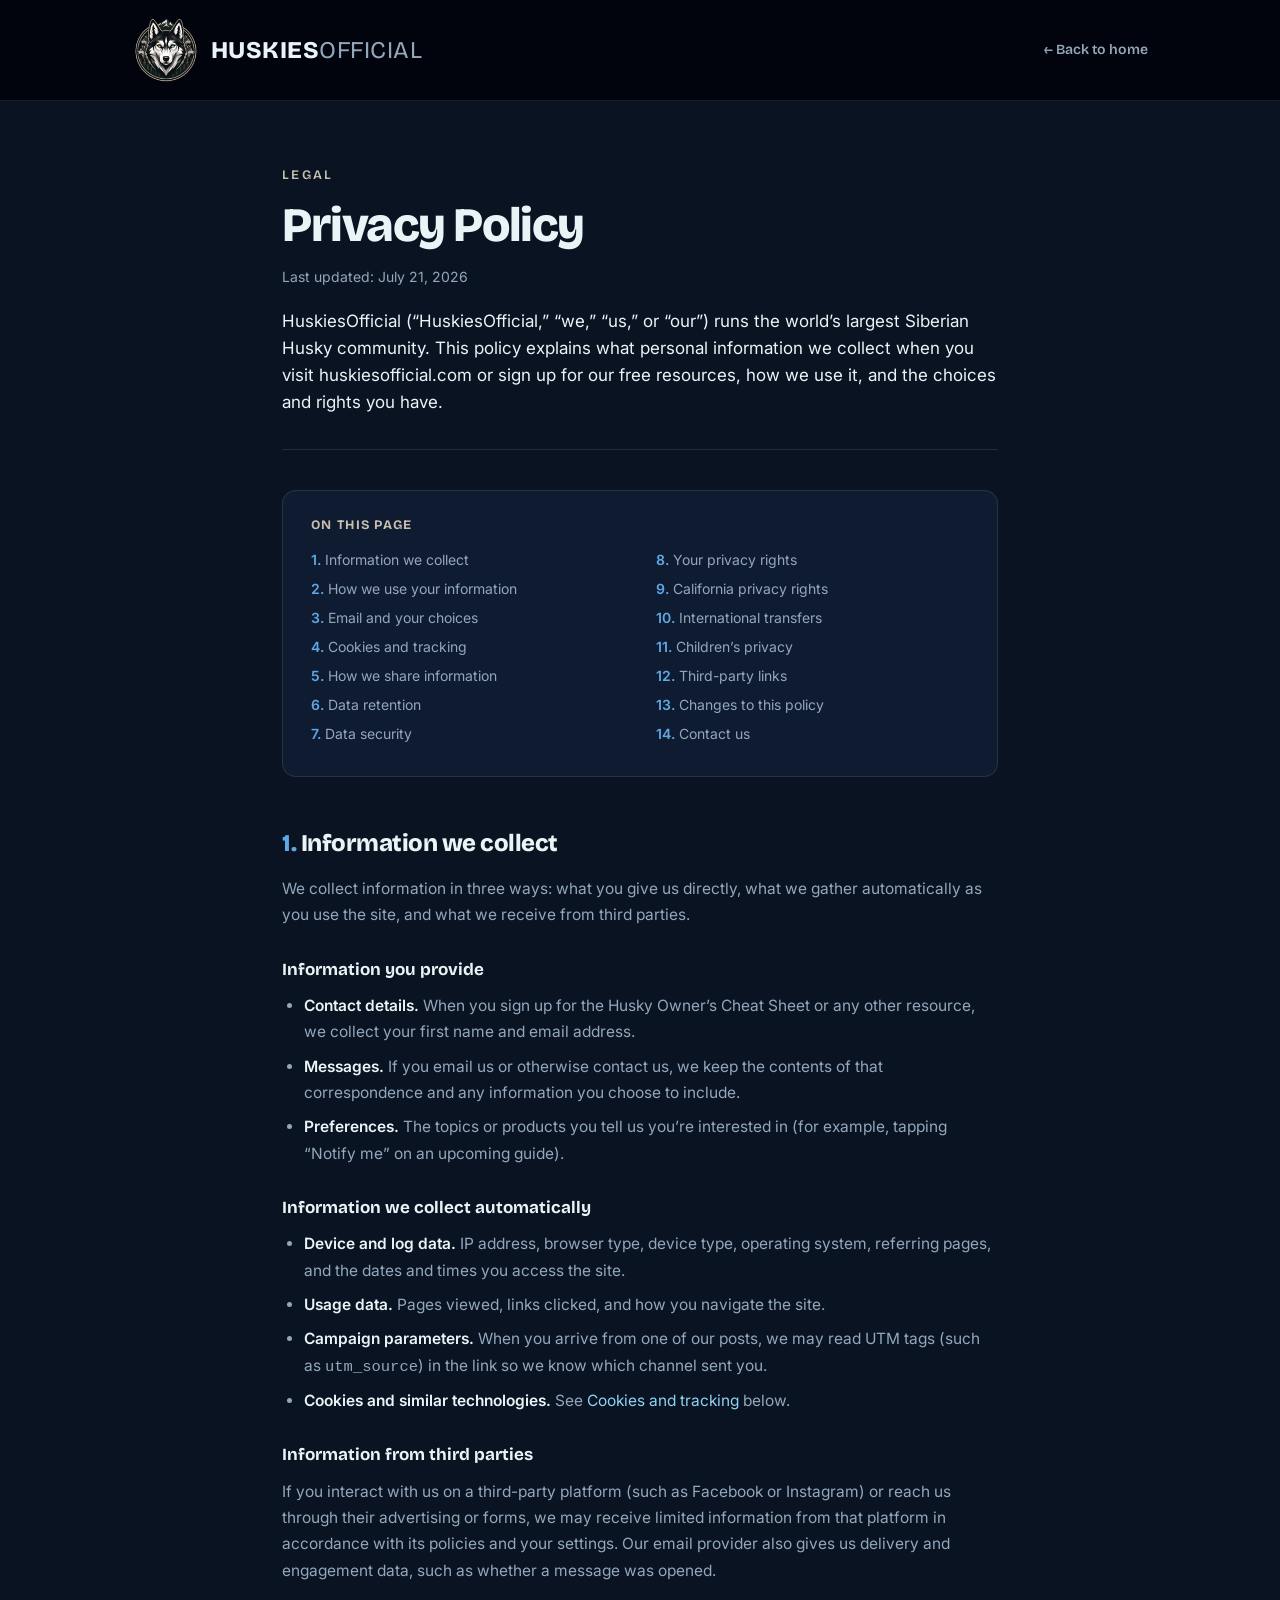
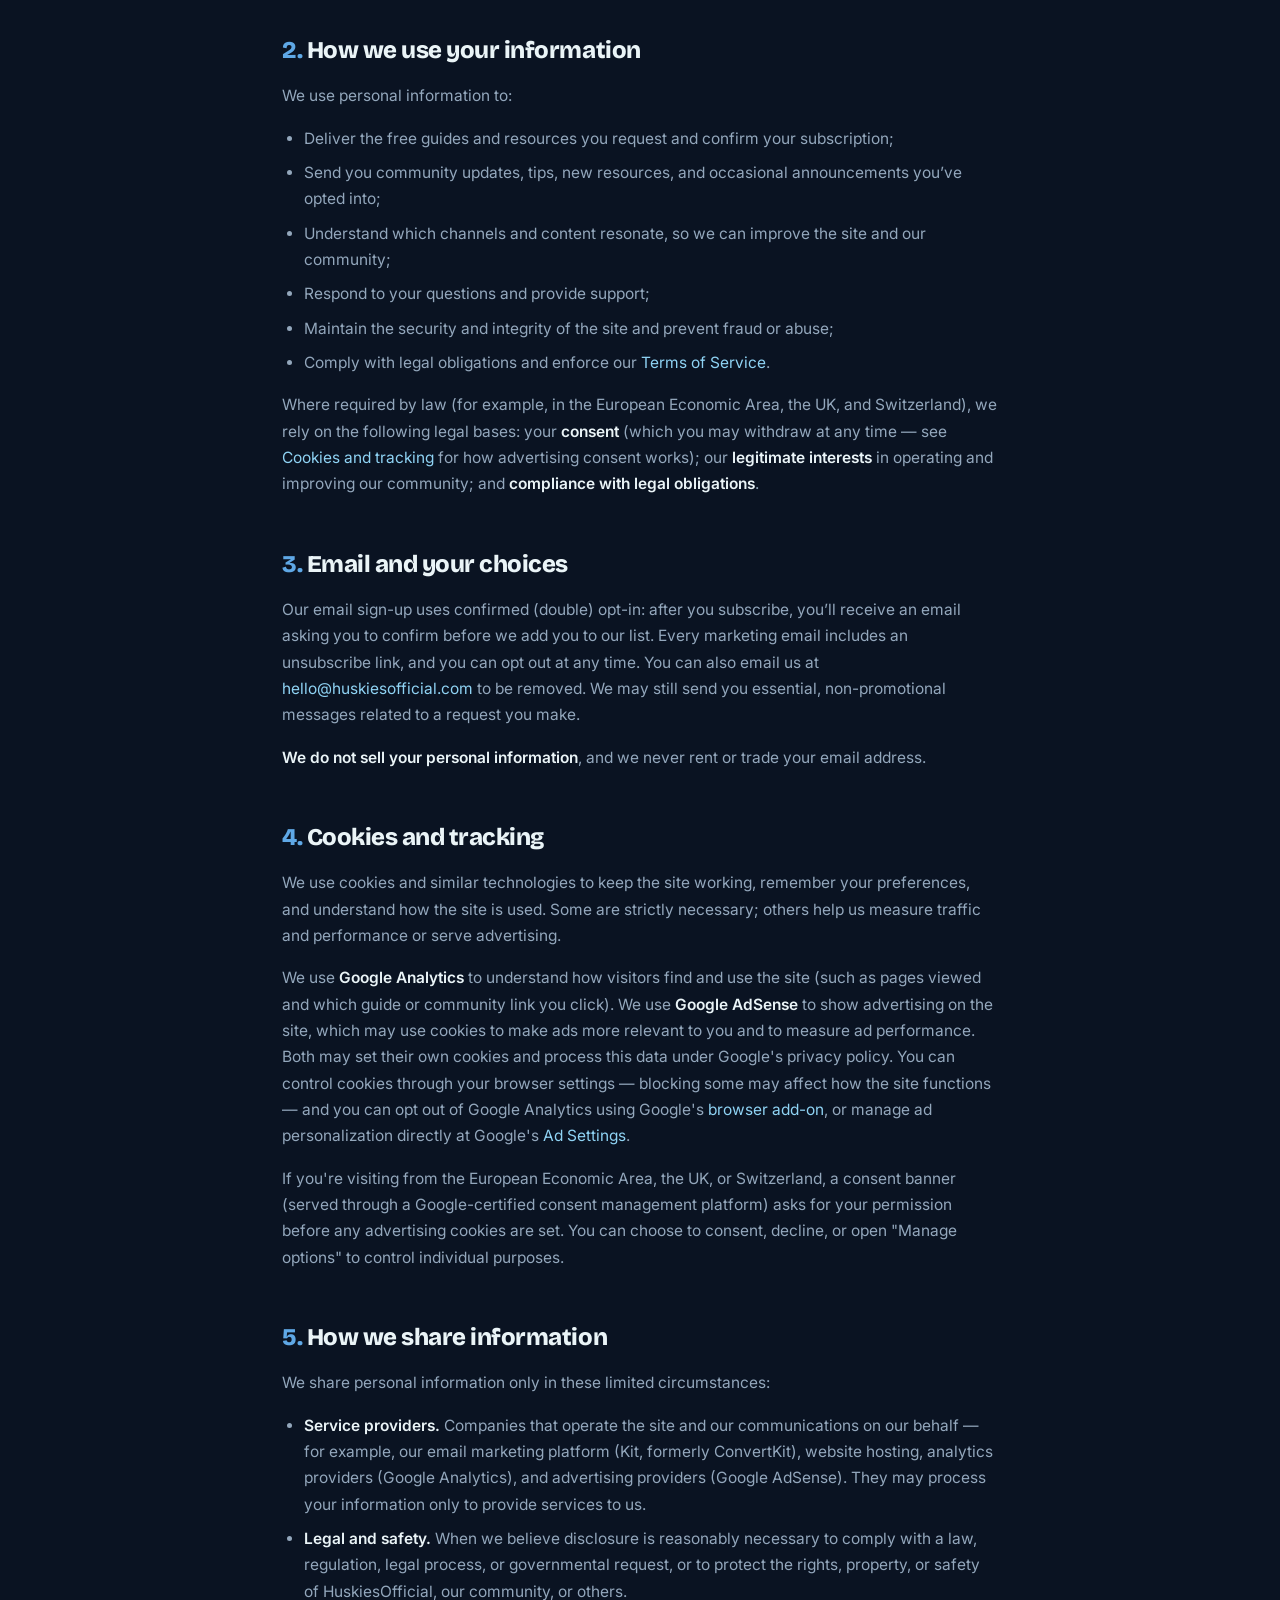
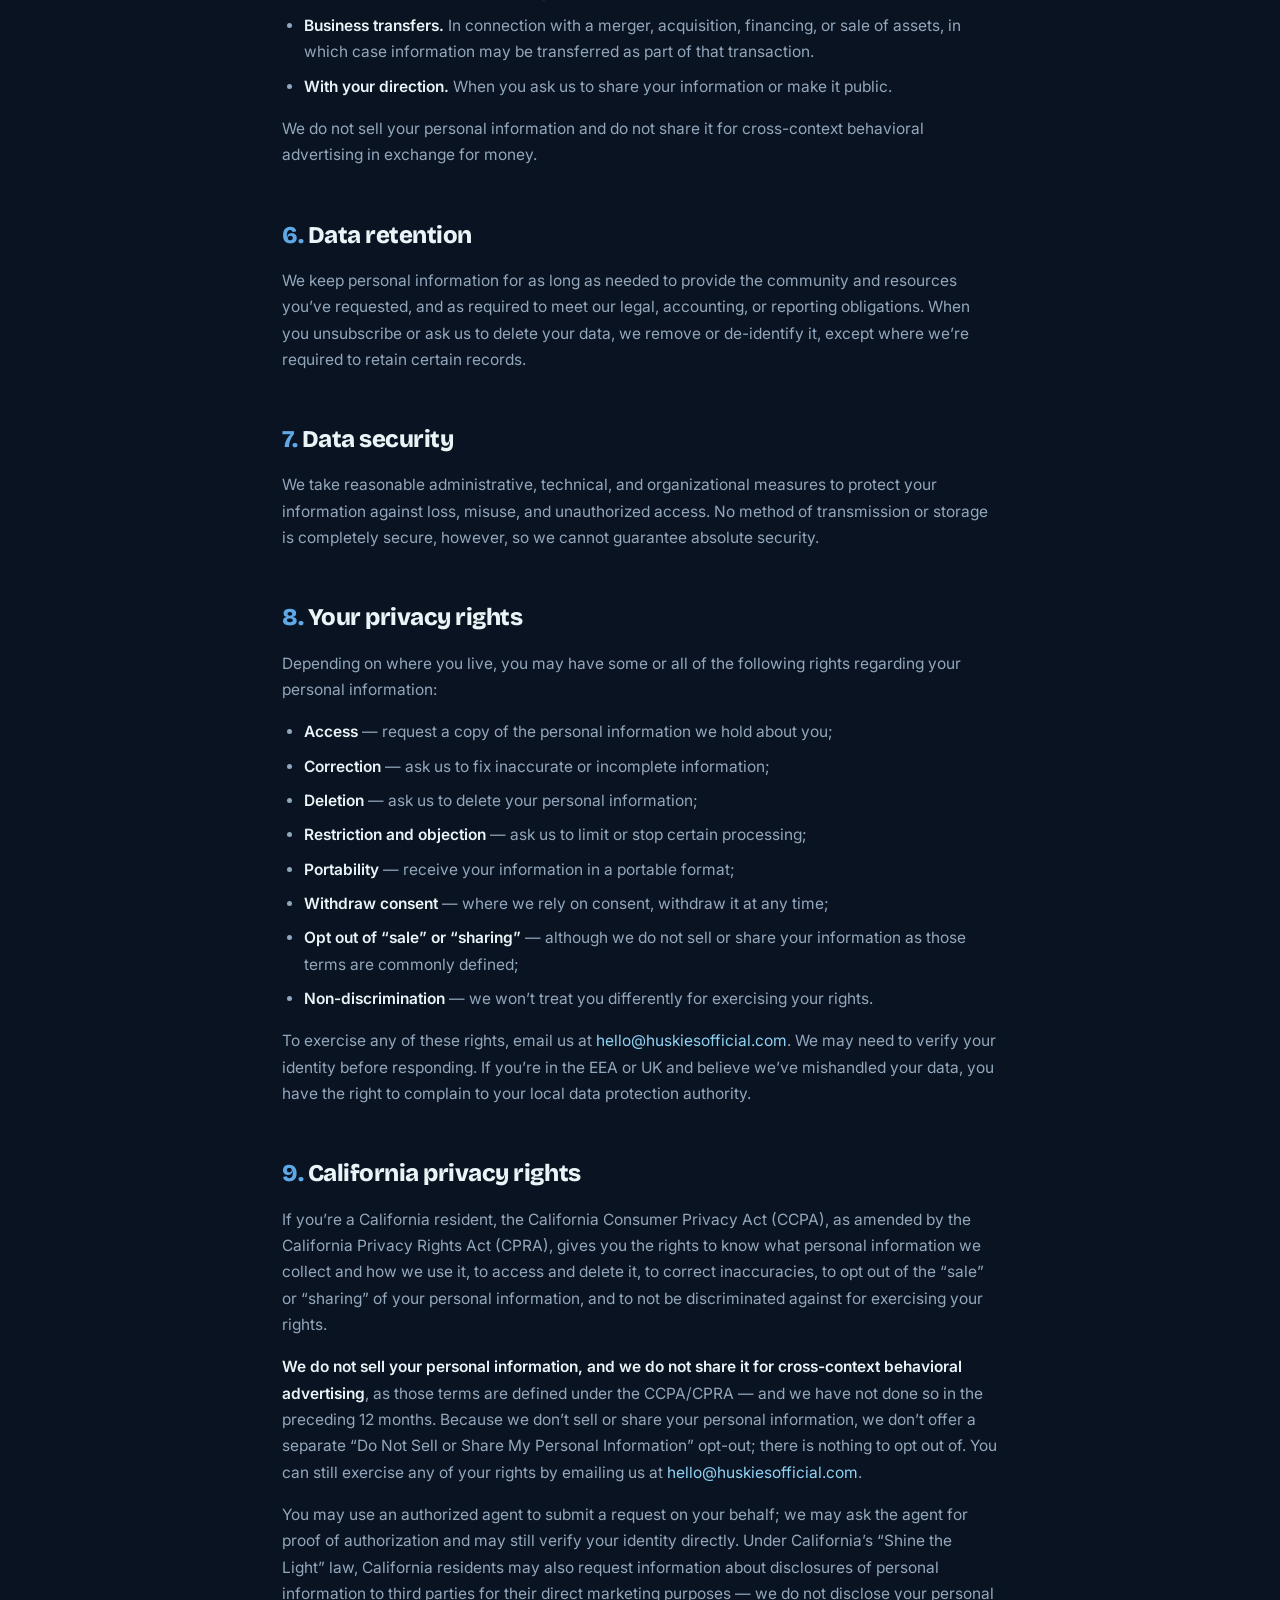
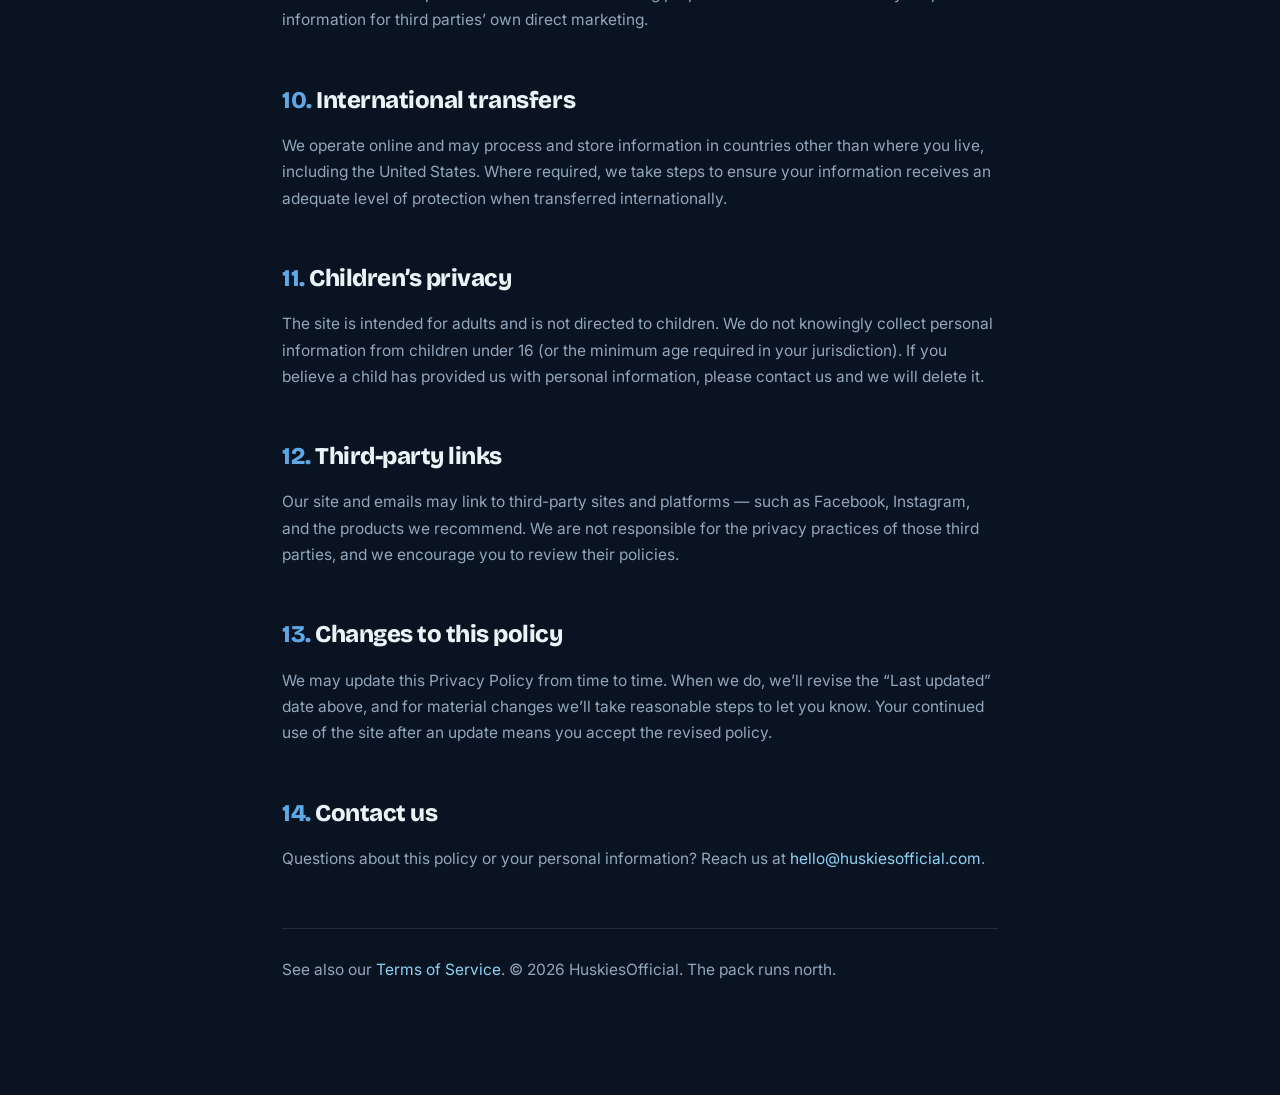
<file: Privacy-Policy.html>
<!DOCTYPE html>
<html lang="en">
<head>
<!-- Google tag (gtag.js) -->
<script async src="https://www.googletagmanager.com/gtag/js?id=G-TGG1J96M3M"></script>
<script>
  window.dataLayer = window.dataLayer || [];
  function gtag(){dataLayer.push(arguments);}
  gtag('js', new Date());
  gtag('config', 'G-TGG1J96M3M');
</script>
<script async src="https://pagead2.googlesyndication.com/pagead/js/adsbygoogle.js?client=ca-pub-5479566920531745"
     crossorigin="anonymous"></script>
<meta charset="UTF-8" />
<meta name="viewport" content="width=device-width, initial-scale=1.0" />
<title>Privacy Policy — HuskiesOfficial</title>
<meta name="description" content="How HuskiesOfficial collects, uses, and protects your personal information." />
<meta name="robots" content="index,follow" />
<link rel="icon" href="assets/favicon.ico" />
<link rel="preconnect" href="https://fonts.googleapis.com" />
<link rel="preconnect" href="https://fonts.gstatic.com" crossorigin />
<link href="https://fonts.googleapis.com/css2?family=Bricolage+Grotesque:opsz,wght@12..96,400;12..96,600;12..96,700;12..96,800&family=Inter:wght@400;500;600&display=swap" rel="stylesheet" />
<link href="huskies.css" rel="stylesheet" />
<link href="legal.css" rel="stylesheet" />
</head>
<body>

<div class="legal-top">
  <div class="wrap">
    <a href="index.html" class="brand"><img class="brand-mark" src="assets/huskiesofficial-mark.png" alt="" /><span class="brand-text">HUSKIES<span class="official">OFFICIAL</span></span></a>
    <a href="index.html" class="legal-back">← Back to home</a>
  </div>
</div>

<div class="legal-wrap">
  <div class="legal-head">
    <span class="eyebrow">Legal</span>
    <h1>Privacy Policy</h1>
    <p class="updated">Last updated: July 21, 2026</p>
    <p class="lede">HuskiesOfficial (“HuskiesOfficial,” “we,” “us,” or “our”) runs the world’s largest Siberian Husky community. This policy explains what personal information we collect when you visit huskiesofficial.com or sign up for our free resources, how we use it, and the choices and rights you have.</p>
  </div>

  <nav class="toc" aria-label="Table of contents">
    <h2>On this page</h2>
    <ol>
      <li><a href="#collect">Information we collect</a></li>
      <li><a href="#use">How we use your information</a></li>
      <li><a href="#email">Email and your choices</a></li>
      <li><a href="#cookies">Cookies and tracking</a></li>
      <li><a href="#share">How we share information</a></li>
      <li><a href="#retention">Data retention</a></li>
      <li><a href="#security">Data security</a></li>
      <li><a href="#rights">Your privacy rights</a></li>
      <li><a href="#california">California privacy rights</a></li>
      <li><a href="#intl">International transfers</a></li>
      <li><a href="#children">Children’s privacy</a></li>
      <li><a href="#thirdparty">Third-party links</a></li>
      <li><a href="#changes">Changes to this policy</a></li>
      <li><a href="#contact">Contact us</a></li>
    </ol>
  </nav>

  <div class="legal-body">
    <h2 id="collect">Information we collect</h2>
    <p>We collect information in three ways: what you give us directly, what we gather automatically as you use the site, and what we receive from third parties.</p>
    <h3>Information you provide</h3>
    <ul>
      <li><strong>Contact details.</strong> When you sign up for the Husky Owner’s Cheat Sheet or any other resource, we collect your first name and email address.</li>
      <li><strong>Messages.</strong> If you email us or otherwise contact us, we keep the contents of that correspondence and any information you choose to include.</li>
      <li><strong>Preferences.</strong> The topics or products you tell us you’re interested in (for example, tapping “Notify me” on an upcoming guide).</li>
    </ul>
    <h3>Information we collect automatically</h3>
    <ul>
      <li><strong>Device and log data.</strong> IP address, browser type, device type, operating system, referring pages, and the dates and times you access the site.</li>
      <li><strong>Usage data.</strong> Pages viewed, links clicked, and how you navigate the site.</li>
      <li><strong>Campaign parameters.</strong> When you arrive from one of our posts, we may read UTM tags (such as <code>utm_source</code>) in the link so we know which channel sent you.</li>
      <li><strong>Cookies and similar technologies.</strong> See <a href="#cookies">Cookies and tracking</a> below.</li>
    </ul>
    <h3>Information from third parties</h3>
    <p>If you interact with us on a third-party platform (such as Facebook or Instagram) or reach us through their advertising or forms, we may receive limited information from that platform in accordance with its policies and your settings. Our email provider also gives us delivery and engagement data, such as whether a message was opened.</p>

    <h2 id="use">How we use your information</h2>
    <p>We use personal information to:</p>
    <ul>
      <li>Deliver the free guides and resources you request and confirm your subscription;</li>
      <li>Send you community updates, tips, new resources, and occasional announcements you’ve opted into;</li>
      <li>Understand which channels and content resonate, so we can improve the site and our community;</li>
      <li>Respond to your questions and provide support;</li>
      <li>Maintain the security and integrity of the site and prevent fraud or abuse;</li>
      <li>Comply with legal obligations and enforce our <a href="Terms-of-Service.html">Terms of Service</a>.</li>
    </ul>
    <p>Where required by law (for example, in the European Economic Area, the UK, and Switzerland), we rely on the following legal bases: your <strong>consent</strong> (which you may withdraw at any time — see <a href="#cookies">Cookies and tracking</a> for how advertising consent works); our <strong>legitimate interests</strong> in operating and improving our community; and <strong>compliance with legal obligations</strong>.</p>

    <h2 id="email">Email and your choices</h2>
    <p>Our email sign-up uses confirmed (double) opt-in: after you subscribe, you’ll receive an email asking you to confirm before we add you to our list. Every marketing email includes an unsubscribe link, and you can opt out at any time. You can also email us at <a href="mailto:hello@huskiesofficial.com">hello@huskiesofficial.com</a> to be removed. We may still send you essential, non-promotional messages related to a request you make.</p>
    <p><strong>We do not sell your personal information</strong>, and we never rent or trade your email address.</p>

    <h2 id="cookies">Cookies and tracking</h2>
    <p>We use cookies and similar technologies to keep the site working, remember your preferences, and understand how the site is used. Some are strictly necessary; others help us measure traffic and performance or serve advertising.</p>
    <p>We use <strong>Google Analytics</strong> to understand how visitors find and use the site (such as pages viewed and which guide or community link you click). We use <strong>Google AdSense</strong> to show advertising on the site, which may use cookies to make ads more relevant to you and to measure ad performance. Both may set their own cookies and process this data under Google's privacy policy. You can control cookies through your browser settings — blocking some may affect how the site functions — and you can opt out of Google Analytics using Google's <a href="https://tools.google.com/dlpage/gaoptout" target="_blank" rel="noopener">browser add-on</a>, or manage ad personalization directly at Google's <a href="https://adssettings.google.com" target="_blank" rel="noopener">Ad Settings</a>.</p>
    <p>If you're visiting from the European Economic Area, the UK, or Switzerland, a consent banner (served through a Google-certified consent management platform) asks for your permission before any advertising cookies are set. You can choose to consent, decline, or open "Manage options" to control individual purposes.</p>

    <h2 id="share">How we share information</h2>
    <p>We share personal information only in these limited circumstances:</p>
    <ul>
      <li><strong>Service providers.</strong> Companies that operate the site and our communications on our behalf — for example, our email marketing platform (Kit, formerly ConvertKit), website hosting, analytics providers (Google Analytics), and advertising providers (Google AdSense). They may process your information only to provide services to us.</li>
      <li><strong>Legal and safety.</strong> When we believe disclosure is reasonably necessary to comply with a law, regulation, legal process, or governmental request, or to protect the rights, property, or safety of HuskiesOfficial, our community, or others.</li>
      <li><strong>Business transfers.</strong> In connection with a merger, acquisition, financing, or sale of assets, in which case information may be transferred as part of that transaction.</li>
      <li><strong>With your direction.</strong> When you ask us to share your information or make it public.</li>
    </ul>
    <p>We do not sell your personal information and do not share it for cross-context behavioral advertising in exchange for money.</p>

    <h2 id="retention">Data retention</h2>
    <p>We keep personal information for as long as needed to provide the community and resources you’ve requested, and as required to meet our legal, accounting, or reporting obligations. When you unsubscribe or ask us to delete your data, we remove or de-identify it, except where we’re required to retain certain records.</p>

    <h2 id="security">Data security</h2>
    <p>We take reasonable administrative, technical, and organizational measures to protect your information against loss, misuse, and unauthorized access. No method of transmission or storage is completely secure, however, so we cannot guarantee absolute security.</p>

    <h2 id="rights">Your privacy rights</h2>
    <p>Depending on where you live, you may have some or all of the following rights regarding your personal information:</p>
    <ul>
      <li><strong>Access</strong> — request a copy of the personal information we hold about you;</li>
      <li><strong>Correction</strong> — ask us to fix inaccurate or incomplete information;</li>
      <li><strong>Deletion</strong> — ask us to delete your personal information;</li>
      <li><strong>Restriction and objection</strong> — ask us to limit or stop certain processing;</li>
      <li><strong>Portability</strong> — receive your information in a portable format;</li>
      <li><strong>Withdraw consent</strong> — where we rely on consent, withdraw it at any time;</li>
      <li><strong>Opt out of “sale” or “sharing”</strong> — although we do not sell or share your information as those terms are commonly defined;</li>
      <li><strong>Non-discrimination</strong> — we won’t treat you differently for exercising your rights.</li>
    </ul>
    <p>To exercise any of these rights, email us at <a href="mailto:hello@huskiesofficial.com">hello@huskiesofficial.com</a>. We may need to verify your identity before responding. If you’re in the EEA or UK and believe we’ve mishandled your data, you have the right to complain to your local data protection authority.</p>

    <h2 id="california">California privacy rights</h2>
    <p>If you’re a California resident, the California Consumer Privacy Act (CCPA), as amended by the California Privacy Rights Act (CPRA), gives you the rights to know what personal information we collect and how we use it, to access and delete it, to correct inaccuracies, to opt out of the “sale” or “sharing” of your personal information, and to not be discriminated against for exercising your rights.</p>
    <p><strong>We do not sell your personal information, and we do not share it for cross-context behavioral advertising</strong>, as those terms are defined under the CCPA/CPRA — and we have not done so in the preceding 12 months. Because we don’t sell or share your personal information, we don’t offer a separate “Do Not Sell or Share My Personal Information” opt-out; there is nothing to opt out of. You can still exercise any of your rights by emailing us at <a href="mailto:hello@huskiesofficial.com">hello@huskiesofficial.com</a>.</p>
    <p>You may use an authorized agent to submit a request on your behalf; we may ask the agent for proof of authorization and may still verify your identity directly. Under California’s “Shine the Light” law, California residents may also request information about disclosures of personal information to third parties for their direct marketing purposes — we do not disclose your personal information for third parties’ own direct marketing.</p>

    <h2 id="intl">International transfers</h2>
    <p>We operate online and may process and store information in countries other than where you live, including the United States. Where required, we take steps to ensure your information receives an adequate level of protection when transferred internationally.</p>

    <h2 id="children">Children’s privacy</h2>
    <p>The site is intended for adults and is not directed to children. We do not knowingly collect personal information from children under 16 (or the minimum age required in your jurisdiction). If you believe a child has provided us with personal information, please contact us and we will delete it.</p>

    <h2 id="thirdparty">Third-party links</h2>
    <p>Our site and emails may link to third-party sites and platforms — such as Facebook, Instagram, and the products we recommend. We are not responsible for the privacy practices of those third parties, and we encourage you to review their policies.</p>

    <h2 id="changes">Changes to this policy</h2>
    <p>We may update this Privacy Policy from time to time. When we do, we’ll revise the “Last updated” date above, and for material changes we’ll take reasonable steps to let you know. Your continued use of the site after an update means you accept the revised policy.</p>

    <h2 id="contact">Contact us</h2>
    <p>Questions about this policy or your personal information? Reach us at <a href="mailto:hello@huskiesofficial.com">hello@huskiesofficial.com</a>.</p>

    <div class="legal-foot">
      <p>See also our <a href="Terms-of-Service.html">Terms of Service</a>. © 2026 HuskiesOfficial. The pack runs north.</p>
    </div>
  </div>
</div>

</body>
</html>
</file>
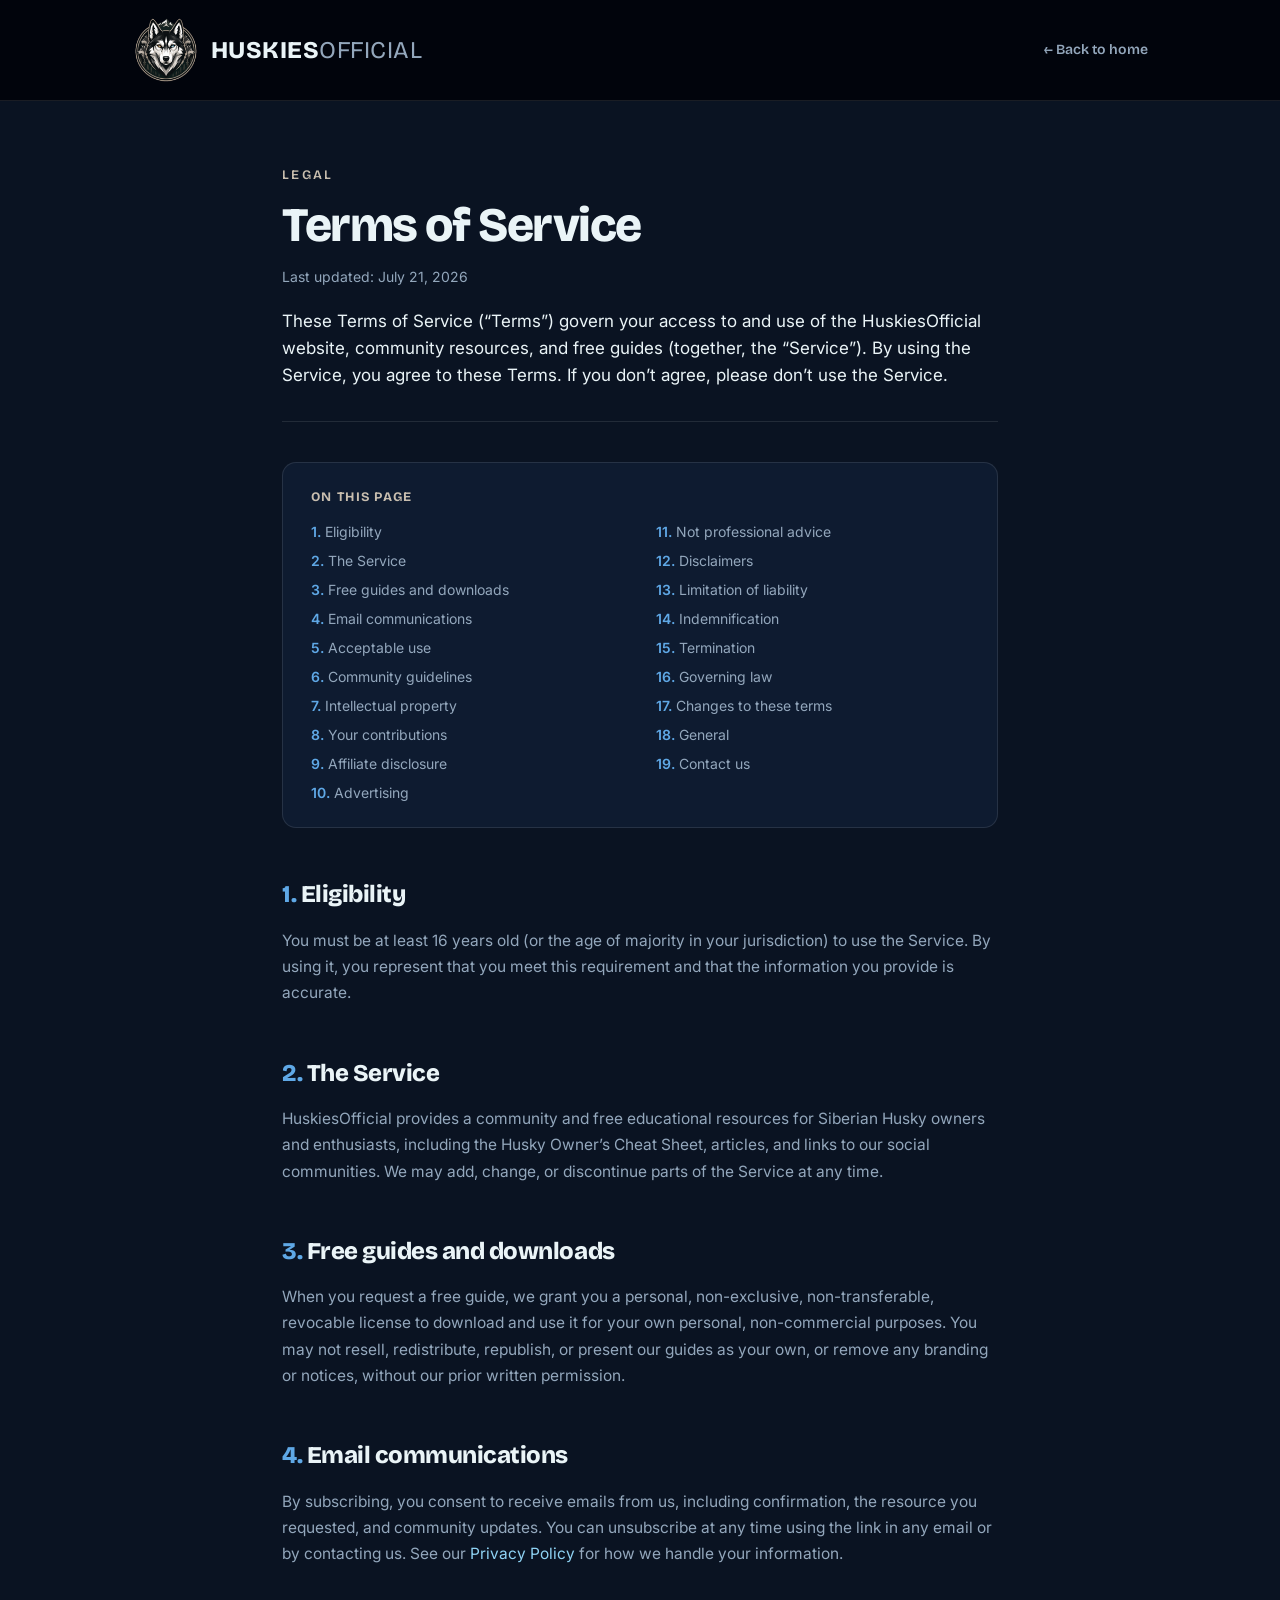
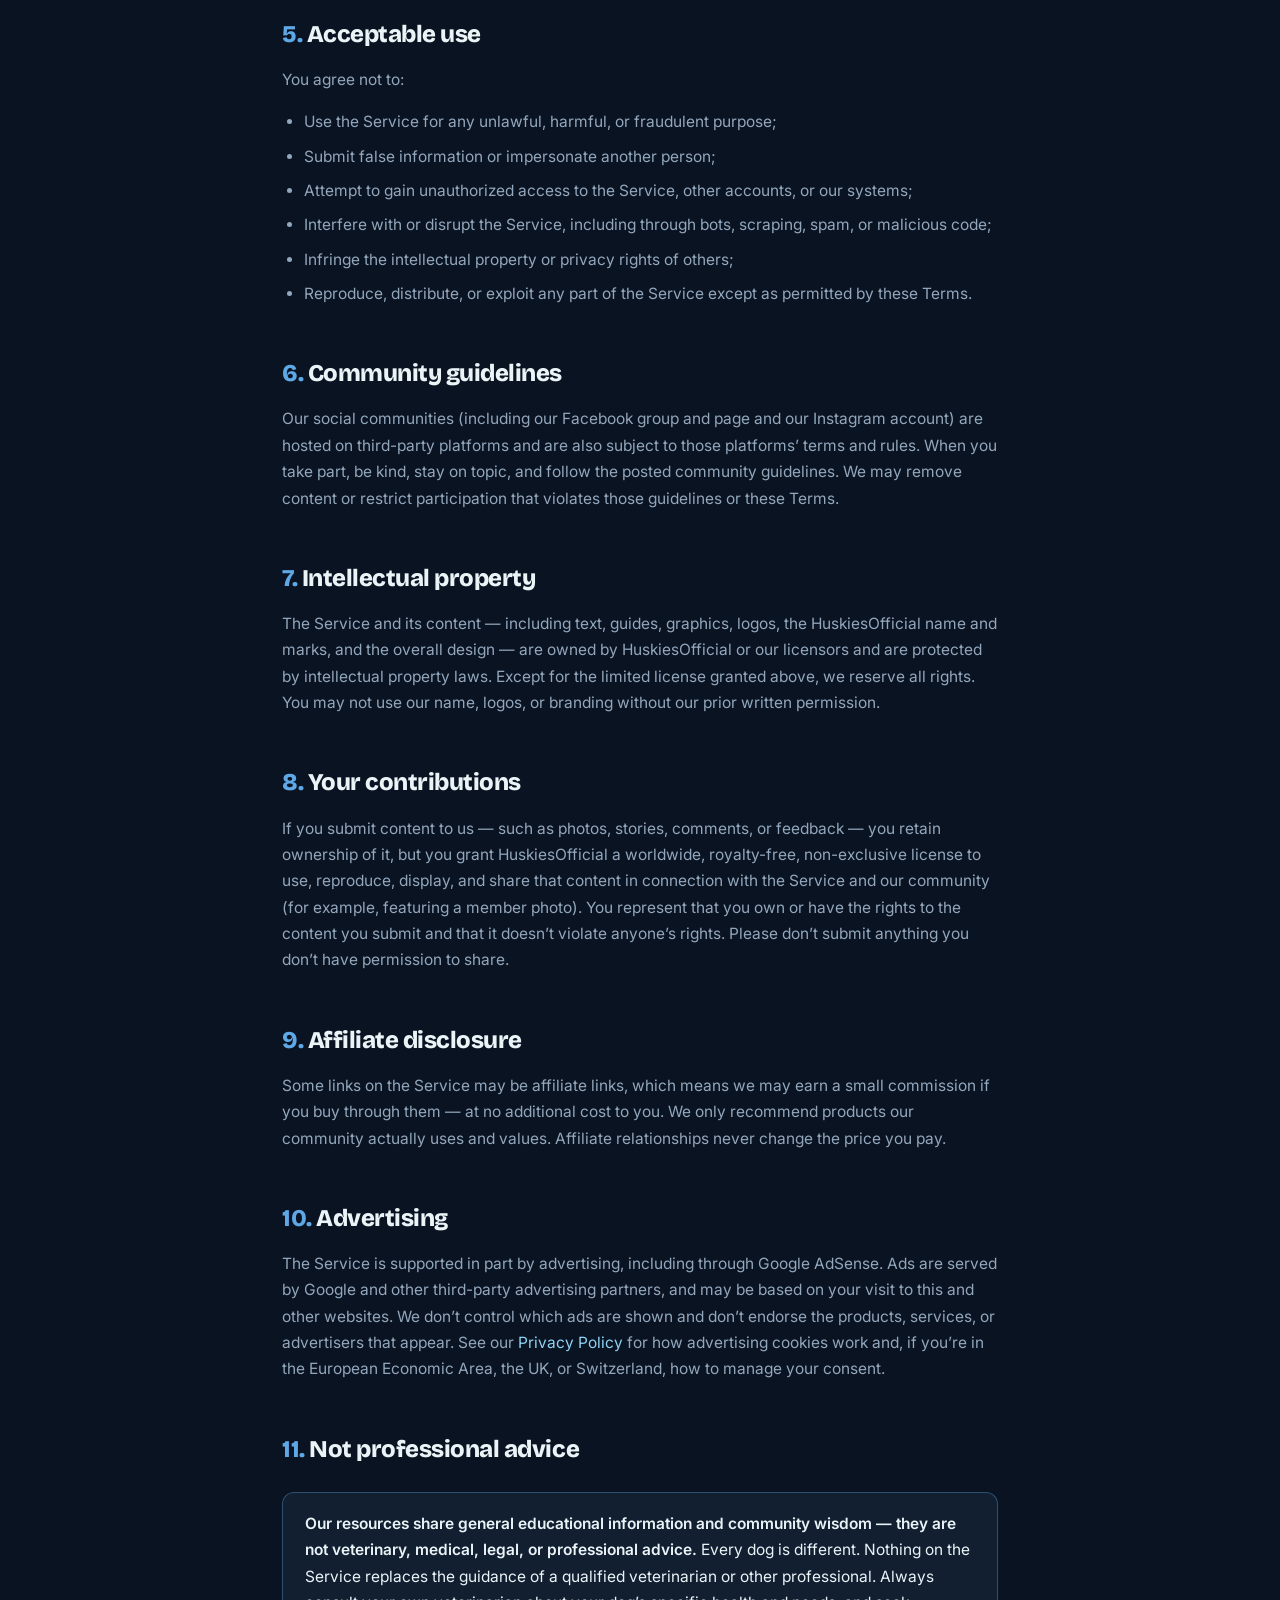
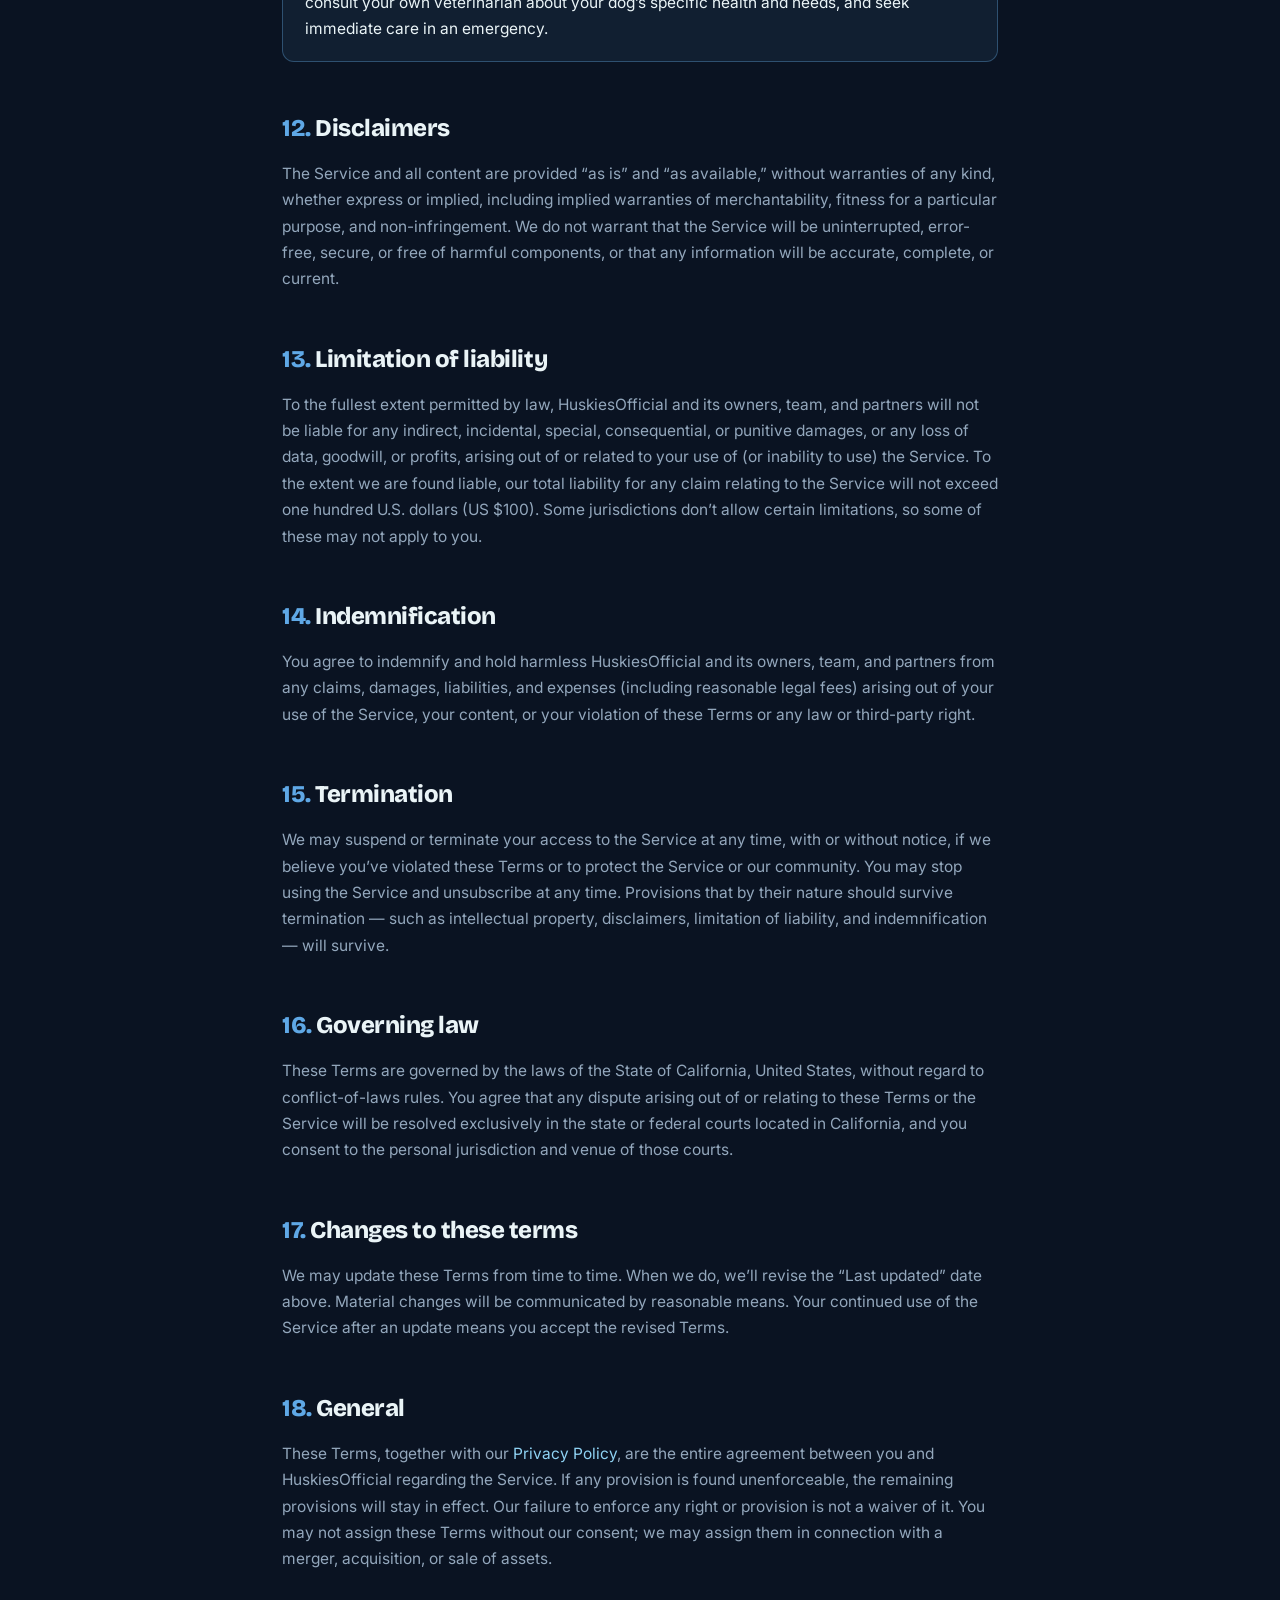
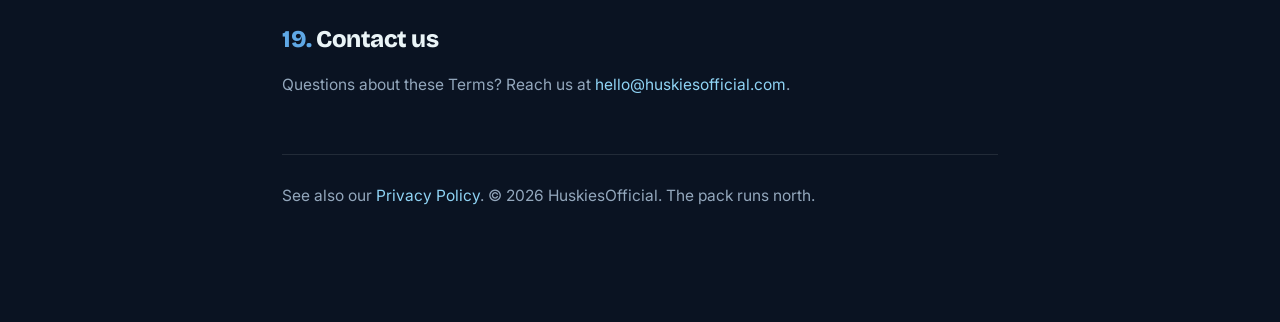
<file: Terms-of-Service.html>
<!DOCTYPE html>
<html lang="en">
<head>
<!-- Google tag (gtag.js) -->
<script async src="https://www.googletagmanager.com/gtag/js?id=G-TGG1J96M3M"></script>
<script>
  window.dataLayer = window.dataLayer || [];
  function gtag(){dataLayer.push(arguments);}
  gtag('js', new Date());
  gtag('config', 'G-TGG1J96M3M');
</script>
<script async src="https://pagead2.googlesyndication.com/pagead/js/adsbygoogle.js?client=ca-pub-5479566920531745"
     crossorigin="anonymous"></script>
<meta charset="UTF-8" />
<meta name="viewport" content="width=device-width, initial-scale=1.0" />
<title>Terms of Service — HuskiesOfficial</title>
<meta name="description" content="The terms that govern your use of the HuskiesOfficial website, community, and free resources." />
<meta name="robots" content="index,follow" />
<link rel="icon" href="assets/favicon.ico" />
<link rel="preconnect" href="https://fonts.googleapis.com" />
<link rel="preconnect" href="https://fonts.gstatic.com" crossorigin />
<link href="https://fonts.googleapis.com/css2?family=Bricolage+Grotesque:opsz,wght@12..96,400;12..96,600;12..96,700;12..96,800&family=Inter:wght@400;500;600&display=swap" rel="stylesheet" />
<link href="huskies.css" rel="stylesheet" />
<link href="legal.css" rel="stylesheet" />
</head>
<body>

<div class="legal-top">
  <div class="wrap">
    <a href="index.html" class="brand"><img class="brand-mark" src="assets/huskiesofficial-mark.png" alt="" /><span class="brand-text">HUSKIES<span class="official">OFFICIAL</span></span></a>
    <a href="index.html" class="legal-back">← Back to home</a>
  </div>
</div>

<div class="legal-wrap">
  <div class="legal-head">
    <span class="eyebrow">Legal</span>
    <h1>Terms of Service</h1>
    <p class="updated">Last updated: July 21, 2026</p>
    <p class="lede">These Terms of Service (“Terms”) govern your access to and use of the HuskiesOfficial website, community resources, and free guides (together, the “Service”). By using the Service, you agree to these Terms. If you don’t agree, please don’t use the Service.</p>
  </div>

  <nav class="toc" aria-label="Table of contents">
    <h2>On this page</h2>
    <ol>
      <li><a href="#eligibility">Eligibility</a></li>
      <li><a href="#service">The Service</a></li>
      <li><a href="#downloads">Free guides and downloads</a></li>
      <li><a href="#email">Email communications</a></li>
      <li><a href="#use">Acceptable use</a></li>
      <li><a href="#community">Community guidelines</a></li>
      <li><a href="#ip">Intellectual property</a></li>
      <li><a href="#contributions">Your contributions</a></li>
      <li><a href="#affiliate">Affiliate disclosure</a></li>
      <li><a href="#advertising">Advertising</a></li>
      <li><a href="#advice">Not professional advice</a></li>
      <li><a href="#disclaimer">Disclaimers</a></li>
      <li><a href="#liability">Limitation of liability</a></li>
      <li><a href="#indemnity">Indemnification</a></li>
      <li><a href="#termination">Termination</a></li>
      <li><a href="#law">Governing law</a></li>
      <li><a href="#changes">Changes to these terms</a></li>
      <li><a href="#general">General</a></li>
      <li><a href="#contact">Contact us</a></li>
    </ol>
  </nav>

  <div class="legal-body">
    <h2 id="eligibility">Eligibility</h2>
    <p>You must be at least 16 years old (or the age of majority in your jurisdiction) to use the Service. By using it, you represent that you meet this requirement and that the information you provide is accurate.</p>

    <h2 id="service">The Service</h2>
    <p>HuskiesOfficial provides a community and free educational resources for Siberian Husky owners and enthusiasts, including the Husky Owner’s Cheat Sheet, articles, and links to our social communities. We may add, change, or discontinue parts of the Service at any time.</p>

    <h2 id="downloads">Free guides and downloads</h2>
    <p>When you request a free guide, we grant you a personal, non-exclusive, non-transferable, revocable license to download and use it for your own personal, non-commercial purposes. You may not resell, redistribute, republish, or present our guides as your own, or remove any branding or notices, without our prior written permission.</p>

    <h2 id="email">Email communications</h2>
    <p>By subscribing, you consent to receive emails from us, including confirmation, the resource you requested, and community updates. You can unsubscribe at any time using the link in any email or by contacting us. See our <a href="Privacy-Policy.html">Privacy Policy</a> for how we handle your information.</p>

    <h2 id="use">Acceptable use</h2>
    <p>You agree not to:</p>
    <ul>
      <li>Use the Service for any unlawful, harmful, or fraudulent purpose;</li>
      <li>Submit false information or impersonate another person;</li>
      <li>Attempt to gain unauthorized access to the Service, other accounts, or our systems;</li>
      <li>Interfere with or disrupt the Service, including through bots, scraping, spam, or malicious code;</li>
      <li>Infringe the intellectual property or privacy rights of others;</li>
      <li>Reproduce, distribute, or exploit any part of the Service except as permitted by these Terms.</li>
    </ul>

    <h2 id="community">Community guidelines</h2>
    <p>Our social communities (including our Facebook group and page and our Instagram account) are hosted on third-party platforms and are also subject to those platforms’ terms and rules. When you take part, be kind, stay on topic, and follow the posted community guidelines. We may remove content or restrict participation that violates those guidelines or these Terms.</p>

    <h2 id="ip">Intellectual property</h2>
    <p>The Service and its content — including text, guides, graphics, logos, the HuskiesOfficial name and marks, and the overall design — are owned by HuskiesOfficial or our licensors and are protected by intellectual property laws. Except for the limited license granted above, we reserve all rights. You may not use our name, logos, or branding without our prior written permission.</p>

    <h2 id="contributions">Your contributions</h2>
    <p>If you submit content to us — such as photos, stories, comments, or feedback — you retain ownership of it, but you grant HuskiesOfficial a worldwide, royalty-free, non-exclusive license to use, reproduce, display, and share that content in connection with the Service and our community (for example, featuring a member photo). You represent that you own or have the rights to the content you submit and that it doesn’t violate anyone’s rights. Please don’t submit anything you don’t have permission to share.</p>

    <h2 id="affiliate">Affiliate disclosure</h2>
    <p>Some links on the Service may be affiliate links, which means we may earn a small commission if you buy through them — at no additional cost to you. We only recommend products our community actually uses and values. Affiliate relationships never change the price you pay.</p>

    <h2 id="advertising">Advertising</h2>
    <p>The Service is supported in part by advertising, including through Google AdSense. Ads are served by Google and other third-party advertising partners, and may be based on your visit to this and other websites. We don’t control which ads are shown and don’t endorse the products, services, or advertisers that appear. See our <a href="Privacy-Policy.html">Privacy Policy</a> for how advertising cookies work and, if you’re in the European Economic Area, the UK, or Switzerland, how to manage your consent.</p>

    <h2 id="advice">Not professional advice</h2>
    <div class="legal-note">
      <p><strong>Our resources share general educational information and community wisdom — they are not veterinary, medical, legal, or professional advice.</strong> Every dog is different. Nothing on the Service replaces the guidance of a qualified veterinarian or other professional. Always consult your own veterinarian about your dog’s specific health and needs, and seek immediate care in an emergency.</p>
    </div>

    <h2 id="disclaimer">Disclaimers</h2>
    <p>The Service and all content are provided “as is” and “as available,” without warranties of any kind, whether express or implied, including implied warranties of merchantability, fitness for a particular purpose, and non-infringement. We do not warrant that the Service will be uninterrupted, error-free, secure, or free of harmful components, or that any information will be accurate, complete, or current.</p>

    <h2 id="liability">Limitation of liability</h2>
    <p>To the fullest extent permitted by law, HuskiesOfficial and its owners, team, and partners will not be liable for any indirect, incidental, special, consequential, or punitive damages, or any loss of data, goodwill, or profits, arising out of or related to your use of (or inability to use) the Service. To the extent we are found liable, our total liability for any claim relating to the Service will not exceed one hundred U.S. dollars (US $100). Some jurisdictions don’t allow certain limitations, so some of these may not apply to you.</p>

    <h2 id="indemnity">Indemnification</h2>
    <p>You agree to indemnify and hold harmless HuskiesOfficial and its owners, team, and partners from any claims, damages, liabilities, and expenses (including reasonable legal fees) arising out of your use of the Service, your content, or your violation of these Terms or any law or third-party right.</p>

    <h2 id="termination">Termination</h2>
    <p>We may suspend or terminate your access to the Service at any time, with or without notice, if we believe you’ve violated these Terms or to protect the Service or our community. You may stop using the Service and unsubscribe at any time. Provisions that by their nature should survive termination — such as intellectual property, disclaimers, limitation of liability, and indemnification — will survive.</p>

    <h2 id="law">Governing law</h2>
    <p>These Terms are governed by the laws of the State of California, United States, without regard to conflict-of-laws rules. You agree that any dispute arising out of or relating to these Terms or the Service will be resolved exclusively in the state or federal courts located in California, and you consent to the personal jurisdiction and venue of those courts.</p>

    <h2 id="changes">Changes to these terms</h2>
    <p>We may update these Terms from time to time. When we do, we’ll revise the “Last updated” date above. Material changes will be communicated by reasonable means. Your continued use of the Service after an update means you accept the revised Terms.</p>

    <h2 id="general">General</h2>
    <p>These Terms, together with our <a href="Privacy-Policy.html">Privacy Policy</a>, are the entire agreement between you and HuskiesOfficial regarding the Service. If any provision is found unenforceable, the remaining provisions will stay in effect. Our failure to enforce any right or provision is not a waiver of it. You may not assign these Terms without our consent; we may assign them in connection with a merger, acquisition, or sale of assets.</p>

    <h2 id="contact">Contact us</h2>
    <p>Questions about these Terms? Reach us at <a href="mailto:hello@huskiesofficial.com">hello@huskiesofficial.com</a>.</p>

    <div class="legal-foot">
      <p>See also our <a href="Privacy-Policy.html">Privacy Policy</a>. © 2026 HuskiesOfficial. The pack runs north.</p>
    </div>
  </div>
</div>

</body>
</html>
</file>
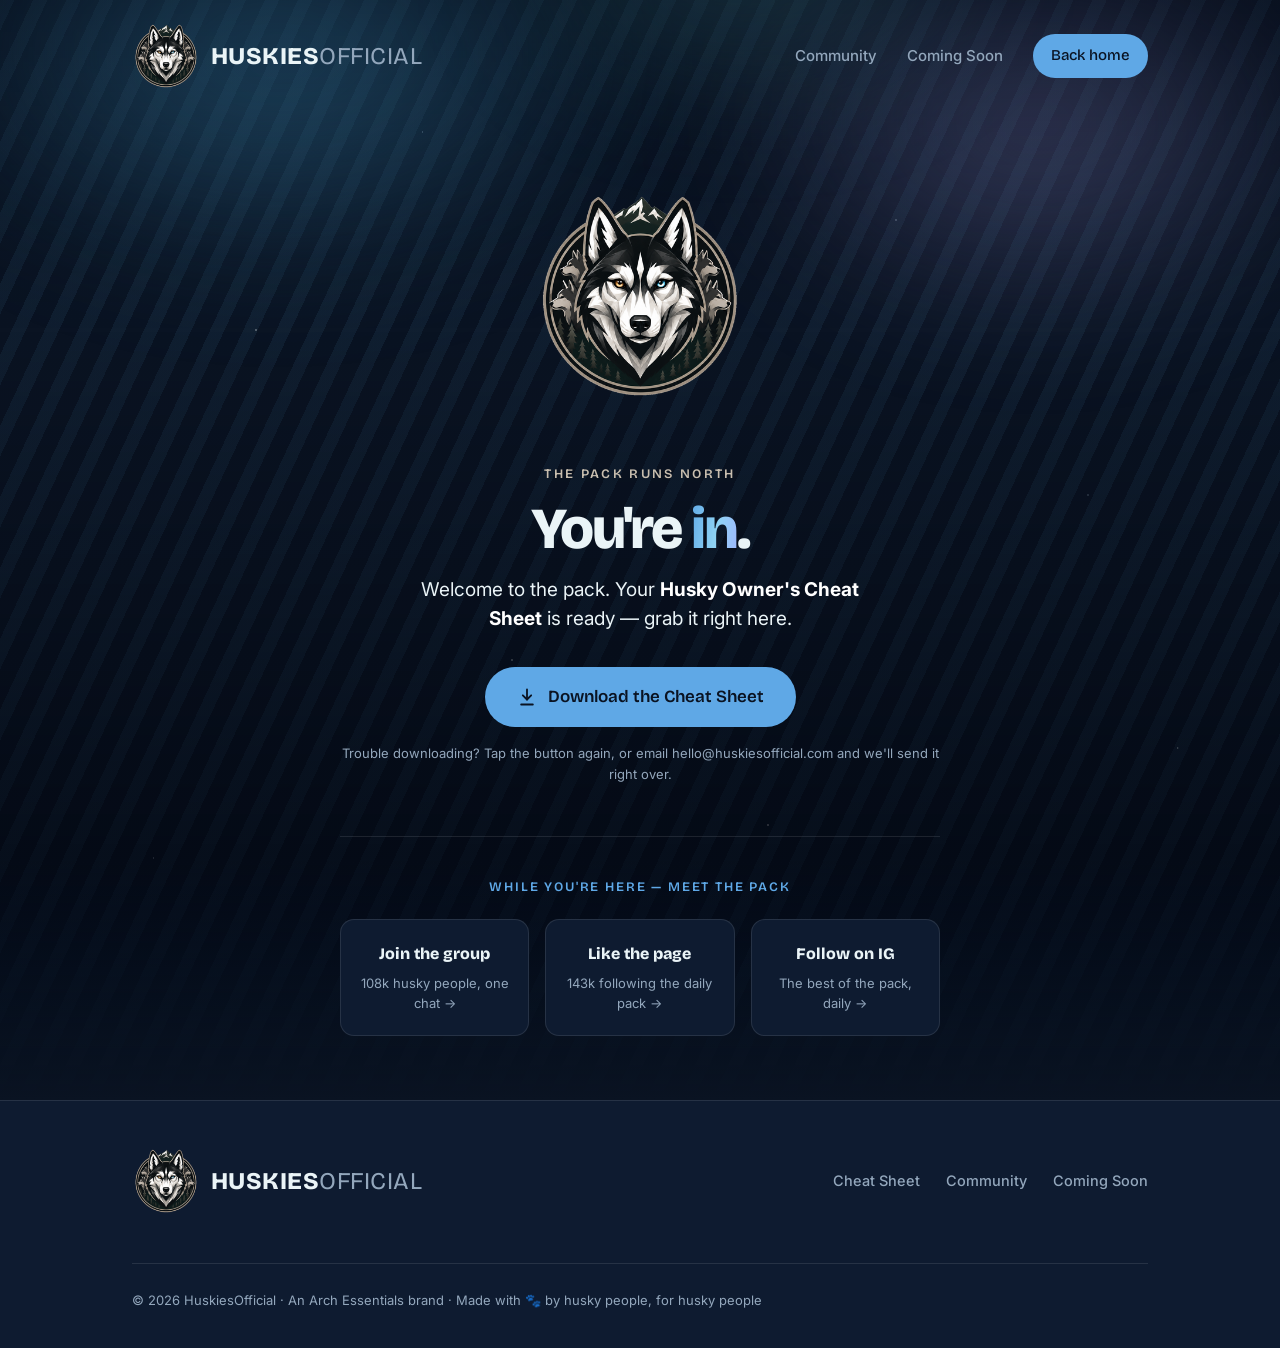
<file: thank-you.html>
<!DOCTYPE html>
<html lang="en">
<head>
<!-- Google tag (gtag.js) -->
<script async src="https://www.googletagmanager.com/gtag/js?id=G-TGG1J96M3M"></script>
<script>
  window.dataLayer = window.dataLayer || [];
  function gtag(){dataLayer.push(arguments);}
  gtag('js', new Date());
  gtag('config', 'G-TGG1J96M3M');
</script>
<script async src="https://pagead2.googlesyndication.com/pagead/js/adsbygoogle.js?client=ca-pub-5479566920531745"
     crossorigin="anonymous"></script>
<meta charset="UTF-8" />
<meta name="viewport" content="width=device-width, initial-scale=1.0" />
<title>You're in the pack — HuskiesOfficial</title>
<meta name="description" content="Welcome to the pack. Download your free Husky Owner's Cheat Sheet and join 250,000 husky people." />
<meta name="robots" content="noindex" />
<link rel="icon" href="assets/favicon.ico" />
<link rel="preconnect" href="https://fonts.googleapis.com" />
<link rel="preconnect" href="https://fonts.gstatic.com" crossorigin />
<link href="https://fonts.googleapis.com/css2?family=Bricolage+Grotesque:opsz,wght@12..96,400;12..96,600;12..96,800&family=Inter:wght@400;500;600&display=swap" rel="stylesheet" />
<link href="huskies.css" rel="stylesheet" />
<style>
.ty-hero{position:relative;min-height:100vh;display:flex;flex-direction:column;overflow:hidden;background:var(--night)}
.ty-main{position:relative;z-index:2;flex:1;display:flex;align-items:center;justify-content:center;width:100%;padding:120px 0 64px}
.ty-card{max-width:600px;margin:0 auto;text-align:center}
.ty-seal{width:352px;height:352px;margin:0 auto -8px;display:block}
.ty-card h1{font-family:"Bricolage Grotesque",sans-serif;font-weight:800;font-size:58px;line-height:1;letter-spacing:-.035em;margin-bottom:18px}
.ty-card h1 .grad{background:linear-gradient(100deg,var(--husky-blue),var(--ice-cyan) 55%,var(--ice-violet));-webkit-background-clip:text;background-clip:text;color:transparent}
.ty-lede{font-size:19px;line-height:1.5;color:var(--ice);max-width:480px;margin:0 auto 34px}
.ty-lede strong{color:#fff}
.ty-download{display:inline-flex;align-items:center;gap:11px;font-family:"Bricolage Grotesque",sans-serif;font-size:17px;font-weight:600;color:var(--night)!important;background:var(--husky-blue);border:none;border-radius:var(--r-pill);padding:17px 32px;cursor:pointer;transition:transform .12s,background .15s,box-shadow .15s}
.ty-download:hover{transform:translateY(-1px);background:var(--ice-cyan);box-shadow:0 14px 34px -12px oklch(0.68 0.11 245 / .7)}
.ty-download svg{width:20px;height:20px}
.ty-fine{font-size:13px;color:var(--snow-gray);margin-top:16px}
.ty-next{border-top:1px solid var(--line);margin-top:52px;padding-top:40px}
.ty-next .k{font-family:"Bricolage Grotesque",sans-serif;font-size:13px;font-weight:600;letter-spacing:.14em;text-transform:uppercase;color:var(--husky-blue);margin-bottom:22px}
.ty-links{display:grid;grid-template-columns:repeat(3,1fr);gap:16px}
.ty-link{display:flex;flex-direction:column;gap:6px;padding:22px 18px;background:var(--night-2);border:1px solid var(--line);border-radius:var(--r-card);transition:border-color .18s,transform .12s}
.ty-link:hover{border-color:var(--line-2);transform:translateY(-3px)}
.ty-link .lt{font-family:"Bricolage Grotesque",sans-serif;font-size:16px;font-weight:800;color:var(--ice)}
.ty-link .ls{font-size:13px;color:var(--snow-gray)}
@media(max-width:900px){.ty-card h1{font-size:44px}.ty-links{grid-template-columns:1fr}.nav-links a:not(.nav-cta){display:none}}
</style>
</head>
<body>

<!-- NAV -->
<nav class="nav">
  <div class="wrap">
    <a href="/" class="brand"><img class="brand-mark" src="assets/huskiesofficial-mark.png" alt="" /><span class="brand-text">HUSKIES<span class="official">OFFICIAL</span></span></a>
    <div class="nav-links">
      <a href="/#community">Community</a>
      <a href="/#soon">Coming Soon</a>
      <a href="/" class="nav-cta">Back home</a>
    </div>
  </div>
</nav>

<!-- THANK YOU HERO -->
<header class="ty-hero">
  <div class="sky">
    <div class="stars"></div>
    <div class="aurora a1"></div>
    <div class="aurora a2"></div>
    <div class="aurora a3"></div>
    <div class="zebra"></div>
  </div>
  <div class="hero-scrim"></div>
  <div class="ty-main">
    <div class="wrap">
      <div class="ty-card">
        <img class="ty-seal" src="assets/huskiesofficial-badge.png" alt="HuskiesOfficial badge" />
        <span class="eyebrow" style="display:block;margin-bottom:16px">The pack runs north</span>
        <h1>You're <span class="grad">in</span>.</h1>
        <p class="ty-lede">Welcome to the pack. Your <strong>Husky Owner's Cheat Sheet</strong> is ready — grab it right here.</p>
        <a class="ty-download" href="assets/Husky-Owners-Cheat-Sheet.pdf" download>
          <svg viewBox="0 0 24 24" fill="none" stroke="currentColor" stroke-width="2.2" stroke-linecap="round" stroke-linejoin="round"><path d="M12 3v12" /><path d="m7 10 5 5 5-5" /><path d="M5 21h14" /></svg>
          Download the Cheat Sheet
        </a>
        <p class="ty-fine">Trouble downloading? Tap the button again, or email hello@huskiesofficial.com and we'll send it right over.</p>

        <div class="ty-next">
          <div class="k">While you're here — meet the pack</div>
          <div class="ty-links">
            <a class="ty-link" href="https://www.facebook.com/groups/huskyworldofficial" target="_blank" rel="noopener">
              <span class="lt">Join the group</span>
              <span class="ls">108k husky people, one chat →</span>
            </a>
            <a class="ty-link" href="https://www.facebook.com/HuskiesOfficial" target="_blank" rel="noopener">
              <span class="lt">Like the page</span>
              <span class="ls">143k following the daily pack →</span>
            </a>
            <a class="ty-link" href="https://www.instagram.com/huskies_official" target="_blank" rel="noopener">
              <span class="lt">Follow on IG</span>
              <span class="ls">The best of the pack, daily →</span>
            </a>
          </div>
        </div>
      </div>
    </div>
  </div>
</header>

<!-- FOOTER -->
<footer class="footer">
  <div class="wrap">
    <a href="/" class="brand"><img class="brand-mark" src="assets/huskiesofficial-mark.png" alt="" /><span class="brand-text">HUSKIES<span class="official">OFFICIAL</span></span></a>
    <div class="footer-nav">
      <a href="/#cheatsheet">Cheat Sheet</a>
      <a href="/#community">Community</a>
      <a href="/#soon">Coming Soon</a>
    </div>
    <div class="footer-copy">© 2026 HuskiesOfficial · An Arch Essentials brand · Made with 🐾 by husky people, for husky people</div>
  </div>
</footer>

</body>
</html>
</file>
<file: huskies.css>
/* HuskiesOfficial — landing page
   Aligned to Brand Guide v1.0. Dark-mode arctic-night system.
   Color direction: icy blues & snowy whites (husky-blue as primary accent
   in place of the brand's teal/violet, per current direction). Heterochromia
   blue+amber retained as the ownable detail (logo + eye motif only). */
:root{
  /* structural dark-mode surfaces */
  --night:#0A1322;
  --night-2:#0E1B30;
  --night-3:#132238;
  /* icy-blue accent scale (husky-blue → cool cyan) */
  --husky-blue:#5FA8E6;
  --ice-cyan:#8FD3F4;
  --ice-violet:#9FB6FF;
  --husky-amber:#E8A33D;   /* partner to blue — heterochromia only, never alone */
  /* neutrals from the logo system */
  --bone:#C8BEAF;
  --bone-dim:oklch(0.72 0.02 85 / 0.5);
  --ice:#EAF4F7;
  --snow-gray:#93A7BC;
  --line:oklch(1 0 0 / 0.10);
  --line-2:oklch(1 0 0 / 0.16);
  /* layout tokens */
  --wrap:1060px;
  --gutter:22px;
  --pad-y:72px;
  --r-card:14px;
  --r-ctl:10px;
  --r-pill:99px;
}
*{box-sizing:border-box;margin:0;padding:0}
html{scroll-behavior:smooth}
section[id],header[id]{scroll-margin-top:84px}
#join{scroll-margin-top:108px}
.visually-hidden{position:absolute!important;width:1px;height:1px;padding:0;margin:-1px;overflow:hidden;clip:rect(0 0 0 0);white-space:nowrap;border:0}
.hp-field{position:absolute!important;left:-9999px;top:auto;width:1px;height:1px;overflow:hidden}
a:focus-visible,button:focus-visible,input:focus-visible,[tabindex]:focus-visible{outline:2px solid var(--husky-blue);outline-offset:2px;border-radius:4px}
.skip-link{position:fixed;top:-60px;left:12px;z-index:100;background:var(--husky-blue);color:var(--night);font-family:"Bricolage Grotesque",sans-serif;font-weight:700;font-size:14px;padding:10px 16px;border-radius:8px;transition:top .2s}
.skip-link:focus{top:12px}
@media(prefers-reduced-motion:no-preference){body.reveal-on [data-reveal]{opacity:0;transform:translateY(26px);transition:opacity .7s ease,transform .7s cubic-bezier(.22,1,.36,1)}body.reveal-on [data-reveal].in{opacity:1;transform:none}}
body{font-family:"Inter",sans-serif;background:var(--night);color:var(--ice);-webkit-font-smoothing:antialiased;line-height:1.55}
a{color:var(--ice-cyan);text-decoration:none;transition:color .15s}
a:hover{color:var(--husky-blue)}
.wrap{max-width:var(--wrap);margin:0 auto;padding:0 var(--gutter)}
.h-disp{font-family:"Bricolage Grotesque",sans-serif;font-weight:800;letter-spacing:-.02em;line-height:1.02}
.eyebrow{font-family:"Bricolage Grotesque",sans-serif;font-size:13px;font-weight:600;letter-spacing:.18em;text-transform:uppercase;color:var(--bone)}
/* gradient text — reserved for ONE word in the H1 */
.grad{background:linear-gradient(100deg,var(--husky-blue),var(--ice-cyan) 55%,var(--ice-violet));-webkit-background-clip:text;background-clip:text;color:transparent}
.section{padding:var(--pad-y) 0}
.section-head{max-width:600px;margin:0 auto 52px;text-align:center}
.section-head h2{font-family:"Bricolage Grotesque",sans-serif;font-weight:800;font-size:42px;letter-spacing:-.025em;line-height:1.05;margin:14px 0 12px}
.section-head p{font-size:17px;color:var(--snow-gray)}

/* brand lockups (real logo assets) */
.brand{display:inline-flex;align-items:center;gap:11px}
.brand-mark{height:68px;width:68px;display:block}
.brand-text{font-family:"Bricolage Grotesque",sans-serif;font-weight:800;font-size:24px;letter-spacing:.02em;color:var(--ice);line-height:1}
.brand-text .official{font-weight:400;color:var(--snow-gray)}
.footer .brand-mark{height:68px;width:68px}

/* placeholder */
.ph{position:relative;background:repeating-linear-gradient(115deg,#16273f 0 22px,#12213a 22px 44px)}
.ph-label{position:absolute;inset:0;display:flex;align-items:center;justify-content:center;text-align:center;font-family:ui-monospace,"SF Mono",Menlo,monospace;font-size:12px;letter-spacing:.04em;text-transform:uppercase;color:var(--husky-blue);opacity:.65;padding:1em}

/* ============ NAV ============ */
.nav{position:fixed;top:0;left:0;right:0;z-index:30;transition:background .25s,border-color .25s,padding .2s}
.nav.scrolled{background:oklch(0.08 0.03 252 / .82);backdrop-filter:blur(12px);-webkit-backdrop-filter:blur(12px);border-bottom:1px solid var(--line)}
.nav.scrolled .wrap{padding-top:14px;padding-bottom:14px}
.nav .wrap{display:flex;align-items:center;justify-content:space-between;padding-top:22px;padding-bottom:22px}
.nav-links{display:flex;align-items:center;gap:30px}
.nav-links a{font-size:15px;font-weight:500;color:var(--snow-gray)}
.nav-links a:hover{color:var(--ice)}
.nav-cta{font-family:"Bricolage Grotesque",sans-serif;font-size:14px;font-weight:600;color:var(--night)!important;background:var(--husky-blue);padding:10px 18px;border-radius:var(--r-pill)}
.nav-cta:hover{background:var(--ice-cyan)}
.nav-toggle{display:none;flex-direction:column;justify-content:center;gap:5px;width:44px;height:44px;padding:10px;background:none;border:none;cursor:pointer;margin:-10px -10px -10px 0}
.nav-toggle span{display:block;height:2px;width:100%;background:var(--ice);border-radius:2px;transition:transform .25s,opacity .2s}
.nav-toggle[aria-expanded="true"] span:nth-child(1){transform:translateY(7px) rotate(45deg)}
.nav-toggle[aria-expanded="true"] span:nth-child(2){opacity:0}
.nav-toggle[aria-expanded="true"] span:nth-child(3){transform:translateY(-7px) rotate(-45deg)}
.mobile-menu{display:none;flex-direction:column;gap:2px;padding:8px var(--gutter) 18px;background:oklch(0.08 0.03 252 / .92);backdrop-filter:blur(12px);-webkit-backdrop-filter:blur(12px);border-bottom:1px solid var(--line)}
.mobile-menu a{font-family:"Bricolage Grotesque",sans-serif;font-size:17px;font-weight:600;color:var(--ice);padding:13px 4px}
.mobile-menu a.nav-cta{color:var(--night)!important;background:var(--husky-blue);text-align:center;margin-top:8px;padding:13px}

/* ============ AURORA HERO ============ */
.hero{position:relative;min-height:820px;display:flex;flex-direction:column;overflow:hidden;background:var(--night)}
.hero-main{position:relative;z-index:2;flex:1;display:flex;align-items:center;width:100%}
.sky{position:absolute;inset:0;z-index:0;overflow:hidden}
.stars{position:absolute;inset:0;background-image:radial-gradient(1.4px 1.4px at 20% 30%,#fff,transparent),radial-gradient(1.2px 1.2px at 70% 20%,#dfeefc,transparent),radial-gradient(1.3px 1.3px at 40% 60%,#fff,transparent),radial-gradient(1px 1px at 85% 45%,#cfe4f7,transparent),radial-gradient(1.5px 1.5px at 60% 75%,#fff,transparent),radial-gradient(1px 1px at 12% 78%,#dfeefc,transparent),radial-gradient(1.2px 1.2px at 92% 68%,#fff,transparent),radial-gradient(1px 1px at 33% 12%,#cfe4f7,transparent);opacity:.55}
/* zebra stripe motif — signature diagonal from direction 2 */
.zebra{position:absolute;inset:0;background-image:repeating-linear-gradient(115deg,oklch(0.74 0.11 235 / .07) 0 13px,transparent 13px,transparent 30px);mix-blend-mode:screen;pointer-events:none}
.aurora{position:absolute;border-radius:50%;filter:blur(70px);opacity:.55;will-change:transform}
.aurora.a1{width:760px;height:420px;left:-8%;top:-14%;background:radial-gradient(closest-side,oklch(0.72 0.12 235 / .9),transparent);animation:drift1 16s ease-in-out infinite alternate}
.aurora.a2{width:640px;height:380px;right:-6%;top:-6%;background:radial-gradient(closest-side,oklch(0.70 0.10 285 / .8),transparent);animation:drift2 22s ease-in-out infinite alternate}
.aurora.a3{width:520px;height:300px;left:38%;top:-18%;background:radial-gradient(closest-side,oklch(0.80 0.10 205 / .7),transparent);animation:drift1 19s ease-in-out infinite alternate-reverse}
@keyframes drift1{from{transform:translate3d(0,0,0) scale(1)}to{transform:translate3d(60px,40px,0) scale(1.12)}}
@keyframes drift2{from{transform:translate3d(0,0,0) scale(1.05)}to{transform:translate3d(-50px,30px,0) scale(0.95)}}
.hero-scrim{position:absolute;inset:0;z-index:1;background:linear-gradient(180deg,oklch(0.12 0.03 252 / .35) 0%,transparent 30%,oklch(0.10 0.03 252 / .55) 78%,var(--night) 100%)}
.hero-main .wrap{display:grid;grid-template-columns:1.05fr 430px;gap:52px;align-items:center;width:100%;padding-top:120px;padding-bottom:44px}
/* docked community band */
.hero-band{position:relative;z-index:3;width:100%;padding:20px 0 28px;border-top:1px solid var(--line);background:oklch(0.08 0.03 252 / .5);backdrop-filter:blur(8px);-webkit-backdrop-filter:blur(8px)}
.striphead{display:flex;align-items:center;justify-content:space-between;margin-bottom:14px}
.striphead .t{font-family:"Bricolage Grotesque",sans-serif;font-weight:600;font-size:13px;letter-spacing:.12em;text-transform:uppercase;color:var(--husky-blue)}
.hero-band .feed-nav{background:var(--night-2)}
.hero-band .fpost{flex-basis:210px}
.hero-copy .eyebrow{display:block;margin-bottom:20px}
.hero h1{font-family:"Bricolage Grotesque",sans-serif;font-weight:800;font-size:76px;line-height:.98;letter-spacing:-.035em;margin-bottom:22px}
.hero-lede{font-size:20px;line-height:1.5;color:var(--ice);max-width:470px}
.hero-lede strong{color:#fff}

/* capture card (no shadow — 1px border per brand) */
.capture{background:var(--night-2);border:1px solid var(--line-2);border-radius:var(--r-card);padding:32px}
.capture.flash{animation:captureFlash 1.4s ease}
@keyframes captureFlash{0%,100%{box-shadow:0 0 0 0 oklch(0.68 0.11 245 / 0)}30%{box-shadow:0 0 0 4px oklch(0.68 0.11 245 / .5)}}
.capture-badge{display:inline-flex;align-items:center;gap:7px;font-family:"Bricolage Grotesque",sans-serif;font-size:12px;font-weight:600;letter-spacing:.1em;text-transform:uppercase;color:var(--husky-blue);border:1px solid var(--line-2);padding:6px 12px;border-radius:var(--r-pill);margin-bottom:16px}
.capture h2{font-family:"Bricolage Grotesque",sans-serif;font-size:25px;font-weight:800;letter-spacing:-.02em;line-height:1.12;margin-bottom:9px}
.capture-sub{font-size:14.5px;color:var(--snow-gray);margin-bottom:20px;line-height:1.45}
.form{display:flex;flex-direction:column;gap:10px}
.form-row{display:grid;grid-template-columns:1fr 1fr;gap:10px}
.form-row .input{width:100%;min-width:0}
.input{font-family:inherit;font-size:16px;padding:15px 16px;border-radius:var(--r-ctl);border:1px solid var(--line-2);background:oklch(1 0 0 / 0.06);color:#fff;outline:none;transition:border-color .15s,background .15s}
.input::placeholder{color:var(--snow-gray)}
.input:focus{border-color:var(--husky-blue);background:oklch(1 0 0 / 0.10)}
.btn{font-family:"Bricolage Grotesque",sans-serif;font-size:16px;font-weight:600;color:var(--night);background:var(--husky-blue);border:none;border-radius:var(--r-ctl);padding:15px;cursor:pointer;transition:transform .12s,background .15s,box-shadow .15s,opacity .15s}
.btn:hover:not(:disabled){transform:translateY(-1px);background:var(--ice-cyan);box-shadow:0 12px 30px -12px oklch(0.68 0.11 245 / .7)}
.btn:disabled{opacity:.5;cursor:not-allowed}
.capture-fine{font-size:12px;color:var(--snow-gray);margin-top:13px;line-height:1.5}
.form-err{font-size:13px;color:oklch(0.72 0.17 25);margin-top:2px}
.success{display:flex;gap:12px;align-items:flex-start;padding:4px 2px}
.success .check{flex:none;width:32px;height:32px;border-radius:50%;background:var(--husky-blue);color:var(--night);display:grid;place-items:center;font-weight:800}
.success strong{display:block;font-size:16px;font-family:"Bricolage Grotesque",sans-serif}
.success p{font-size:13.5px;color:var(--snow-gray);margin-top:3px}

/* ============ STAT BAR ============ */
.statbar{background:var(--night-2);border-top:1px solid var(--line);border-bottom:1px solid var(--line)}
.statbar .wrap{display:flex;align-items:center;gap:46px}
.stat-lead{flex:none;display:flex;flex-direction:column;gap:8px;padding:34px 46px 34px 0;border-right:1px solid var(--line)}
.stat-eyebrow{font-family:"Bricolage Grotesque",sans-serif;font-size:12px;font-weight:600;letter-spacing:.16em;text-transform:uppercase;color:var(--husky-blue)}
.stat-lead strong{font-family:"Bricolage Grotesque",sans-serif;font-size:66px;font-weight:800;letter-spacing:-.03em;line-height:.85;color:var(--ice)}
.stat-lead-sub{font-size:14px;color:var(--snow-gray);max-width:210px;line-height:1.4}
.stat-break{flex:1;display:grid;grid-template-columns:repeat(4,1fr);gap:20px}
.stat-break .stat{padding:0;border:none;gap:4px;display:flex;flex-direction:column}
.stat-break .stat b{font-family:"Bricolage Grotesque",sans-serif;font-size:27px;font-weight:800;letter-spacing:-.02em;line-height:1;color:var(--ice)}
.stat span{font-size:13.5px;color:var(--snow-gray)}

/* ============ CARDS (cheat sheet / soon) ============ */
.cards-3,.pack-grid,.soon-grid,.gear-grid{display:grid;grid-template-columns:repeat(3,1fr);gap:20px}
.gcard{background:var(--night-2);border:1px solid var(--line);border-radius:var(--r-card);padding:30px 26px;transition:border-color .18s,transform .2s ease,box-shadow .2s ease}
.gcard:hover{border-color:var(--line-2);transform:translateY(-4px);box-shadow:0 18px 44px -26px oklch(0.06 0.03 252 / .95)}
.gcard .ic{font-size:26px;width:54px;height:54px;border-radius:12px;background:oklch(0.68 0.11 245 / .12);display:grid;place-items:center;margin-bottom:20px}
.gcard .ic svg{width:28px;height:28px;stroke:var(--husky-blue);fill:none}
.gcard h3{font-family:"Bricolage Grotesque",sans-serif;font-size:20px;font-weight:800;letter-spacing:-.01em;margin-bottom:10px}
.gcard p{font-size:15px;color:var(--snow-gray);line-height:1.55}

/* ============ FIND YOUR PACK ============ */
.den{position:relative;background:var(--night-2);border:1px solid var(--line);border-radius:var(--r-card);overflow:hidden;display:flex;flex-direction:column;transition:border-color .18s,transform .2s ease,box-shadow .2s ease}
.den:hover{border-color:var(--line-2);transform:translateY(-4px);box-shadow:0 18px 44px -26px oklch(0.06 0.03 252 / .95)}
.den-photo{height:180px;overflow:hidden}.den-photo img{width:100%;height:100%;object-fit:cover;display:block}
.den-tag{position:absolute;top:14px;left:14px;font-family:"Bricolage Grotesque",sans-serif;font-size:11px;font-weight:600;letter-spacing:.06em;text-transform:uppercase;color:var(--night);background:var(--ice-cyan);padding:5px 11px;border-radius:var(--r-pill);z-index:2}
.den-body{padding:24px 26px 28px;display:flex;flex-direction:column;flex:1}
.den-body h3{font-family:"Bricolage Grotesque",sans-serif;font-size:21px;font-weight:800;letter-spacing:-.01em;margin-bottom:10px}
.den-body p{font-size:14.5px;color:var(--snow-gray);line-height:1.55;flex:1}
.den-link{margin-top:18px;font-family:"Bricolage Grotesque",sans-serif;font-weight:600;font-size:15px}

/* ============ COMMUNITY FEED (filmstrip carousel) ============ */
.feed{position:relative}
.feed-track{display:flex;gap:16px;overflow-x:auto;scroll-snap-type:x mandatory;scroll-behavior:smooth;padding:4px;-ms-overflow-style:none;scrollbar-width:none}
.feed-track::-webkit-scrollbar{display:none}
.fpost{position:relative;flex:0 0 258px;scroll-snap-align:start;display:block;background:var(--night-3);border:1px solid var(--line);border-radius:var(--r-card);overflow:hidden;cursor:pointer;transition:transform .18s,border-color .18s}
.fpost:hover{transform:translateY(-4px);border-color:var(--line-2)}
.fpost-img{position:relative;width:100%;aspect-ratio:1/1;background:repeating-linear-gradient(115deg,#16273f 0 22px,#12213a 22px 44px)}
.fpost-img img{width:100%;height:100%;object-fit:cover;display:block}
.fpost-img .lbl{position:absolute;inset:0;display:flex;align-items:center;justify-content:center;font-family:ui-monospace,"SF Mono",Menlo,monospace;font-size:11px;letter-spacing:.04em;text-transform:uppercase;color:var(--husky-blue);opacity:.6;text-align:center;padding:1em}
.fsrc{position:absolute;top:10px;right:10px;width:26px;height:26px;border-radius:50%;display:grid;place-items:center;font-family:"Bricolage Grotesque",sans-serif;font-weight:800;font-size:13px;color:#fff;z-index:2}
.fsrc.fb{background:oklch(0.55 0.15 265 / .92)}
.fsrc.ig{background:linear-gradient(135deg,#8a3ab9,#e95950 55%,#fccc63)}
.fpost-cap{position:absolute;left:0;right:0;bottom:0;padding:26px 14px 12px;font-size:13px;line-height:1.4;color:#fff;background:linear-gradient(0deg,oklch(0.08 0.03 252 / .92),transparent);opacity:0;transition:opacity .2s}
.fpost:hover .fpost-cap{opacity:1}
.fpost-likes{display:flex;align-items:center;gap:5px;font-size:12.5px;color:var(--ice);margin-top:6px;font-weight:600}
.feed-nav{position:absolute;top:calc(50% - 20px);transform:translateY(-50%);width:46px;height:46px;border-radius:50%;background:var(--night-2);border:1px solid var(--line-2);color:var(--ice);font-size:20px;display:grid;place-items:center;cursor:pointer;z-index:4;transition:background .15s,border-color .15s}
.feed-nav:hover{background:var(--night-3);border-color:var(--husky-blue)}
.feed-nav.prev{left:-14px}
.feed-nav.next{right:-14px}
@media(max-width:900px){.fpost{flex-basis:72vw}.feed-nav{display:none}}

/* ============ RITUALS ============ */
.ritual-grid{display:grid;grid-template-columns:repeat(4,1fr);gap:16px}
.ritual{background:var(--night-3);border:1px solid var(--line);border-radius:var(--r-card);padding:24px 22px}
.ritual .day{font-family:"Bricolage Grotesque",sans-serif;font-size:17px;font-weight:800;color:var(--ice-cyan);margin-bottom:7px}
.ritual p{font-size:14px;color:var(--snow-gray)}

/* ============ COMING SOON ============ */
.soon{background:var(--night-2);border:1px solid var(--line);border-radius:var(--r-card);padding:30px 26px;display:flex;flex-direction:column;transition:border-color .18s,transform .2s ease,box-shadow .2s ease}
.soon:hover{border-color:var(--line-2);transform:translateY(-4px);box-shadow:0 18px 44px -26px oklch(0.06 0.03 252 / .95)}
/* ============ FAQ ============ */
.faq-list{max-width:760px;margin:0 auto;display:flex;flex-direction:column;gap:12px}
.faq{background:var(--night-2);border:1px solid var(--line);border-radius:var(--r-card);overflow:hidden;transition:border-color .18s}
.faq[open]{border-color:var(--line-2)}
.faq summary{list-style:none;cursor:pointer;padding:22px 26px;font-family:"Bricolage Grotesque",sans-serif;font-weight:700;font-size:17px;color:var(--ice);display:flex;justify-content:space-between;align-items:center;gap:18px;transition:color .15s}
.faq summary::-webkit-details-marker{display:none}
.faq summary::after{content:"+";font-size:24px;font-weight:400;line-height:1;color:var(--husky-blue);flex:none}
.faq[open] summary::after{content:"\2013"}
.faq summary:hover{color:var(--ice-cyan)}
.faq-a{padding:0 26px 22px;font-size:15px;color:var(--snow-gray);line-height:1.6}
.soon .tag{align-self:flex-start;font-family:"Bricolage Grotesque",sans-serif;font-size:11px;font-weight:600;letter-spacing:.08em;text-transform:uppercase;color:var(--ice-violet);border:1px solid var(--line-2);padding:5px 11px;border-radius:var(--r-pill);margin-bottom:18px}
.soon h3{font-family:"Bricolage Grotesque",sans-serif;font-size:20px;font-weight:800;letter-spacing:-.01em;margin-bottom:10px}
.soon p{font-size:14.5px;color:var(--snow-gray);line-height:1.55;flex:1;margin-bottom:20px}
.notify{font-family:"Bricolage Grotesque",sans-serif;font-size:14.5px;font-weight:600;color:var(--ice);background:transparent;border:1px solid var(--line-2);border-radius:var(--r-ctl);padding:12px;cursor:pointer;transition:background .15s,border-color .15s,color .15s}
.notify:hover{background:oklch(1 0 0 / 0.05);border-color:var(--husky-blue)}
.notify.on{background:oklch(0.68 0.11 245 / .14);border-color:var(--husky-blue);color:var(--ice-cyan)}

/* ============ GEAR (dormant → affiliate-on) ============ */
.gear{background:var(--night-2)}
body:not(.affiliate-on) .gear{display:none}
.gitem{background:var(--night-3);border:1px solid var(--line);border-radius:var(--r-card);overflow:hidden}
.gitem-photo{height:170px}
.gitem-body{padding:24px 26px 26px}
.gitem-body h3{font-family:"Bricolage Grotesque",sans-serif;font-size:19px;font-weight:800;margin-bottom:9px}
.gitem-body p{font-size:14.5px;color:var(--snow-gray);line-height:1.55;margin-bottom:16px}
.gear-note{text-align:center;font-size:13px;color:var(--snow-gray);max-width:660px;margin:40px auto 0;line-height:1.6}

/* ============ FINAL CTA ============ */
.finalcta{position:relative;overflow:hidden;text-align:center;padding:110px 0;background:var(--night)}
.finalcta .sky{z-index:0}
.finalcta-scrim{position:absolute;inset:0;z-index:1;background:linear-gradient(180deg,var(--night) 0%,oklch(0.11 0.03 252 / .4) 45%,var(--night) 100%)}
.finalcta .wrap{position:relative;z-index:2}
.finalcta h2{font-family:"Bricolage Grotesque",sans-serif;font-size:52px;font-weight:800;letter-spacing:-.03em;line-height:1.02;margin-bottom:16px}
.finalcta p{font-size:18px;color:var(--snow-gray);max-width:500px;margin:0 auto 30px}
.finalcta .form{flex-direction:row;max-width:500px;margin:0 auto}
.finalcta .input{flex:1}
.finalcta .btn{padding:15px 26px;white-space:nowrap}
.finalcta .capture-fine{text-align:center}

/* ============ FOOTER ============ */
.footer{background:var(--night-2);border-top:1px solid var(--line);padding:46px 0 38px}
.footer .wrap{display:flex;align-items:center;justify-content:space-between;flex-wrap:wrap;gap:22px}
.footer-nav{display:flex;gap:26px}
.footer-nav a{font-size:14.5px;color:var(--snow-gray);font-weight:500}
.footer-nav a:hover{color:var(--ice)}
.footer-copy{width:100%;font-size:13px;color:var(--snow-gray);padding-top:26px;margin-top:26px;border-top:1px solid var(--line)}

/* ============ RESPONSIVE (mobile-first environments) ============ */
@media(max-width:900px){
  .hero-main .wrap{grid-template-columns:1fr;gap:36px;padding-top:104px;padding-bottom:36px}
  .hero h1{font-size:54px}
  .section{padding:56px 0}
  .section-head h2{font-size:34px}
  .cards-3,.pack-grid,.soon-grid,.gear-grid{grid-template-columns:1fr}
  .ritual-grid{grid-template-columns:repeat(2,1fr)}
  .statbar .wrap{flex-direction:column;align-items:stretch;gap:0}
  .stat-lead{border-right:none;border-bottom:1px solid var(--line);padding:28px 0;align-items:flex-start}
  .stat-break{grid-template-columns:repeat(2,1fr);gap:22px;padding:26px 0}
  .nav-links a:not(.nav-cta){display:none}
  .finalcta h2{font-size:38px}
  .finalcta .form{flex-direction:column}
  .form-row{grid-template-columns:1fr}
}
@media(max-width:560px){
  :root{--gutter:16px}
  .has-menu .nav-links{display:none}
  .has-menu .nav-toggle{display:flex}
  .mobile-menu.open{display:flex}
  .brand{gap:9px}
  .brand-mark{height:44px;width:44px}
  .footer .brand-mark{height:52px;width:52px}
  .brand-text{font-size:19px}
  .nav .wrap{padding-top:13px;padding-bottom:13px}
  .nav.scrolled .wrap{padding-top:11px;padding-bottom:11px}
  .nav-cta{font-size:13px;padding:9px 13px}
  .hero{min-height:auto}
  .hero-main .wrap{padding-top:84px;gap:28px}
  .hero h1{font-size:44px}
  .hero-lede{font-size:17px}
  .capture{padding:22px}
  .capture h2{font-size:22px}
  .section{padding:48px 0}
  .section-head{margin-bottom:38px}
  .section-head h2{font-size:29px}
  .section-head p{font-size:16px}
  .stat-lead{padding:26px 0}
  .stat-lead strong{font-size:52px}
  .stat-break{gap:16px}
  .stat-break .stat b{font-size:24px}
  .finalcta h2{font-size:31px}
}
@media(max-width:380px){
  .brand-text{font-size:0;gap:0}
  .brand-text .official{font-size:0}
  .hero h1{font-size:39px}
}

/* motion accessibility — brand rule */
@media(prefers-reduced-motion:reduce){
  .aurora{animation:none!important}
}
</file>
<file: legal.css>
/* Legal pages (Privacy, Terms) — shares tokens/fonts with huskies.css */
.legal-top{position:sticky;top:0;z-index:20;background:oklch(0.08 0.03 252 / .82);backdrop-filter:blur(12px);-webkit-backdrop-filter:blur(12px);border-bottom:1px solid var(--line)}
.legal-top .wrap{display:flex;align-items:center;justify-content:space-between;padding-top:16px;padding-bottom:16px}
.legal-back{font-family:"Bricolage Grotesque",sans-serif;font-size:14px;font-weight:600;color:var(--snow-gray)}
.legal-back:hover{color:var(--ice)}
.legal-wrap{max-width:760px;margin:0 auto;padding:64px var(--gutter) 96px}
.legal-head{border-bottom:1px solid var(--line);padding-bottom:32px;margin-bottom:40px}
.legal-head .eyebrow{display:block;margin-bottom:16px}
.legal-head h1{font-family:"Bricolage Grotesque",sans-serif;font-weight:800;font-size:48px;line-height:1.02;letter-spacing:-.03em;margin-bottom:16px}
.legal-head .updated{font-size:14px;color:var(--snow-gray)}
.legal-head .lede{font-size:17px;color:var(--ice);line-height:1.6;margin-top:20px}
.toc{background:var(--night-2);border:1px solid var(--line);border-radius:var(--r-card);padding:24px 28px;margin-bottom:48px}
.toc h2{font-family:"Bricolage Grotesque",sans-serif;font-size:13px;font-weight:700;letter-spacing:.1em;text-transform:uppercase;color:var(--bone);margin-bottom:14px}
.toc ol{list-style:none;counter-reset:toc;columns:2;column-gap:32px}
.toc li{counter-increment:toc;font-size:14px;line-height:1.5;margin-bottom:8px;break-inside:avoid}
.toc li a{color:var(--snow-gray)}
.toc li a:hover{color:var(--ice-cyan)}
.toc li a::before{content:counter(toc) ". ";color:var(--husky-blue);font-weight:600}
.legal-body h2{font-family:"Bricolage Grotesque",sans-serif;font-weight:800;font-size:24px;letter-spacing:-.02em;margin:48px 0 14px;scroll-margin-top:80px;counter-increment:sec}
.legal-body h2::before{content:counter(sec) ". ";color:var(--husky-blue)}
.legal-body{counter-reset:sec}
.legal-body h3{font-family:"Bricolage Grotesque",sans-serif;font-weight:700;font-size:17px;margin:28px 0 10px;color:var(--ice)}
.legal-body p{font-size:15.5px;line-height:1.7;color:var(--snow-gray);margin-bottom:16px}
.legal-body ul{margin:0 0 16px 0;padding-left:22px}
.legal-body li{font-size:15.5px;line-height:1.7;color:var(--snow-gray);margin-bottom:8px}
.legal-body strong{color:var(--ice);font-weight:600}
.legal-body a{color:var(--ice-cyan)}
.legal-body a:hover{color:var(--husky-blue)}
.legal-note{background:oklch(0.72 0.11 245 / .08);border:1px solid oklch(0.72 0.11 245 / .35);border-radius:12px;padding:18px 22px;margin:24px 0}
.legal-note p{margin:0;color:var(--ice)}
.legal-foot{border-top:1px solid var(--line);margin-top:56px;padding-top:28px;font-size:14px;color:var(--snow-gray)}
.legal-foot a{color:var(--ice-cyan)}
@media(max-width:640px){.legal-head h1{font-size:36px}.toc ol{columns:1}}
</file>
